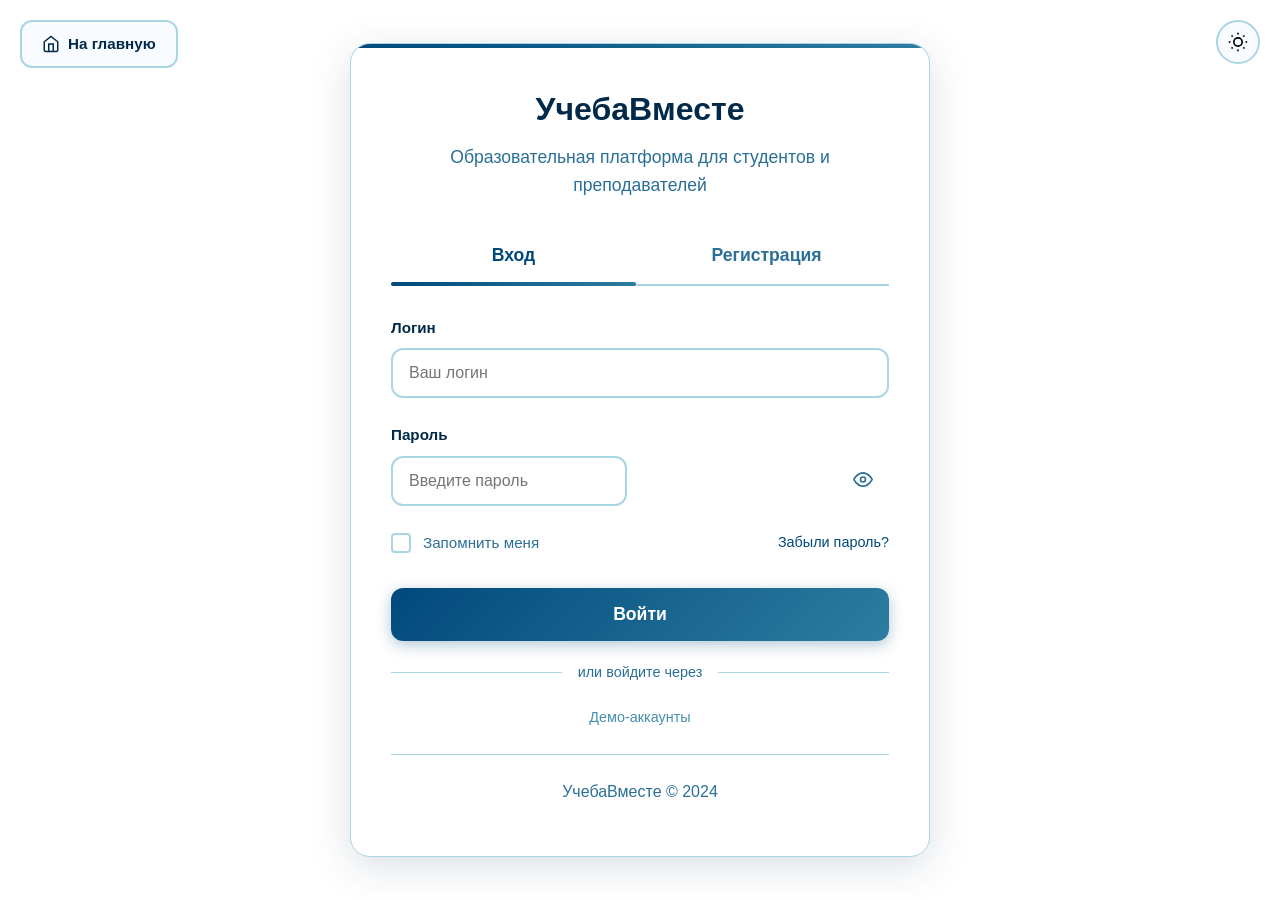
<file: centered_login_local.html>
<!DOCTYPE html>
<html lang="ru">
<head>
    <meta charset="UTF-8">
    <meta name="viewport" content="width=device-width, initial-scale=1.0">
    <title>Вход и регистрация - УчебаВместе</title>
    <style>
        /* CSS переменные для светлой темы */
        /* Демо-аккаунты */
.demo-accounts-toggle {
    text-align: center;
    margin-top: 15px;
}

.demo-accounts-toggle a {
    color: var(--text-tertiary);
    text-decoration: none;
    font-size: 0.9rem;
    cursor: pointer;
    transition: var(--transition);
}

.demo-accounts-toggle a:hover {
    color: var(--primary);
    text-decoration: underline;
}

.demo-accounts-container {
    display: none;
    margin-top: 20px;
    padding: 20px;
    background: var(--bg-secondary);
    border-radius: var(--radius);
    border: 1px solid var(--border-color);
    animation: fadeIn 0.3s ease;
}

.demo-accounts-container.show {
    display: block;
}

.demo-accounts-header {
    margin-bottom: 15px;
    color: var(--text-primary);
    text-align: center;
    font-size: 1.1rem;
}

.demo-account {
    padding: 12px 16px;
    margin-bottom: 10px;
    background: var(--card-bg);
    border-radius: var(--radius);
    border: 1px solid var(--border-color);
    cursor: pointer;
    transition: var(--transition);
    font-size: 0.9rem;
}

.demo-account:hover {
    border-color: var(--primary);
    transform: translateY(-2px);
    box-shadow: var(--shadow);
}

.demo-account strong {
    color: var(--text-primary);
    display: block;
    margin-bottom: 4px;
}

.demo-account-details {
    color: var(--text-secondary);
    font-size: 0.85rem;
}

.demo-account-role {
    display: inline-block;
    padding: 2px 8px;
    background: var(--primary-light);
    color: var(--primary-dark);
    border-radius: 12px;
    font-size: 0.75rem;
    font-weight: 600;
    margin-top: 5px;
}
        :root {
            --primary: #01497c;
            --primary-light: #89c2d9;
            --primary-dark: #012a4a;
            --secondary: #2c7da0;
            --accent: #a9d6e5;
            --bg-primary: #ffffff;
            --bg-secondary: #f8fbff;
            --card-bg: #ffffff;
            --text-primary: #012a4a;
            --text-secondary: #2a6f97;
            --text-tertiary: #468faf;
            --border-color: #a9d6e5;
            --shadow: 0 4px 20px rgba(1, 42, 74, 0.1);
            --shadow-lg: 0 10px 40px rgba(1, 42, 74, 0.15);
            --radius: 12px;
            --transition: all 0.3s ease;
            --error: #e53e3e;
            --success: #38a169;
        }

     
        /* Базовые стили */
        * {
            margin: 0;
            padding: 0;
            box-sizing: border-box;
        }

        body {
            font-family: 'Segoe UI', Tahoma, Geneva, Verdana, sans-serif;
            background-color: var(--bg-primary);
            color: var(--text-primary);
            line-height: 1.6;
            transition: var(--transition);
            min-height: 100vh;
            display: flex;
            align-items: center;
            justify-content: center;
            padding: 20px;
        }

        /* Кнопки */
        .btn {
            padding: 12px 24px;
            border-radius: var(--radius);
            font-weight: 600;
            font-size: 1rem;
            cursor: pointer;
            transition: var(--transition);
            border: none;
            text-decoration: none;
            display: inline-flex;
            align-items: center;
            justify-content: center;
            gap: 8px;
        }

        .btn-primary {
            background: linear-gradient(135deg, var(--primary) 0%, var(--secondary) 100%);
            color: white;
            box-shadow: 0 4px 15px rgba(1, 73, 124, 0.3);
        }

        .btn-primary:hover {
            background: linear-gradient(135deg, var(--primary-dark) 0%, var(--primary) 100%);
            transform: translateY(-2px);
            box-shadow: 0 6px 20px rgba(1, 73, 124, 0.4);
        }

        .btn-outline {
            background: transparent;
            color: var(--primary);
            border: 2px solid var(--primary-light);
        }

        .btn-outline:hover {
            background: var(--bg-secondary);
            color: var(--text-primary);
            transform: translateY(-2px);
            box-shadow: 0 4px 15px rgba(137, 194, 217, 0.3);
        }

        .btn-large {
            padding: 16px 24px;
            font-size: 1.1rem;
        }

        .btn-full {
            width: 100%;
        }

        .btn-social {
            background: var(--bg-secondary);
            border: 2px solid var(--border-color);
            color: var(--text-primary);
            justify-content: center;
        }

        .btn-social:hover {
            background: var(--bg-primary);
            transform: translateY(-2px);
        }

        /* Кнопка "На главную" */
        .home-btn {
            position: absolute;
            top: 20px;
            left: 20px;
            background: var(--bg-secondary);
            border: 2px solid var(--border-color);
            border-radius: var(--radius);
            padding: 10px 20px;
            color: var(--text-primary);
            text-decoration: none;
            font-weight: 600;
            font-size: 0.95rem;
            display: flex;
            align-items: center;
            gap: 8px;
            transition: var(--transition);
            z-index: 100;
        }

        .home-btn:hover {
            background: var(--primary-light);
            color: var(--bg-primary);
            transform: translateY(-2px);
            box-shadow: 0 4px 15px rgba(137, 194, 217, 0.3);
        }

        .home-btn svg {
            width: 18px;
            height: 18px;
        }

        /* Переключатель темы */
        .theme-toggle {
            background: var(--bg-secondary);
            border: 2px solid var(--border-color);
            border-radius: 50%;
            width: 44px;
            height: 44px;
            display: flex;
            align-items: center;
            justify-content: center;
            cursor: pointer;
            transition: var(--transition);
            position: absolute;
            top: 20px;
            right: 20px;
        }

        .theme-toggle:hover {
            background: var(--primary-light);
            transform: rotate(15deg);
        }

        .sun-icon, .moon-icon {
            transition: var(--transition);
        }

        .dark .sun-icon {
            display: none;
        }

        .moon-icon {
            display: none;
        }

        .dark .moon-icon {
            display: block;
        }

        /* Контейнер авторизации */
        .auth-container {
            width: 100%;
            max-width: 580px;
            position: relative;
        }

        .auth-card {
            background: var(--card-bg);
            border-radius: 20px;
            padding: 40px;
            box-shadow: var(--shadow-lg);
            border: 1px solid var(--border-color);
            position: relative;
            overflow: hidden;
        }

        .auth-card::before {
            content: '';
            position: absolute;
            top: 0;
            left: 0;
            width: 100%;
            height: 4px;
            background: linear-gradient(90deg, var(--primary) 0%, var(--secondary) 100%);
        }

        .auth-header {
            text-align: center;
            margin-bottom: 32px;
        }

        .auth-header h1 {
            font-size: 2rem;
            margin-bottom: 8px;
            color: var(--text-primary);
        }

        .auth-header p {
            color: var(--text-secondary);
            font-size: 1.1rem;
        }

        /* Табы */
        .auth-tabs {
            display: flex;
            gap: 8px;
            margin-bottom: 30px;
            border-bottom: 2px solid var(--border-color);
            padding-bottom: 4px;
        }

        .auth-tab {
            flex: 1;
            padding: 14px 20px;
            background: transparent;
            border: none;
            color: var(--text-secondary);
            font-weight: 600;
            font-size: 1.1rem;
            cursor: pointer;
            transition: var(--transition);
            border-radius: var(--radius) var(--radius) 0 0;
            position: relative;
            text-align: center;
        }

        .auth-tab:hover {
            background: var(--bg-secondary);
            color: var(--text-primary);
        }

        .auth-tab.active {
            color: var(--primary);
            background: var(--bg-primary);
        }

        .auth-tab.active::after {
            content: '';
            position: absolute;
            bottom: -6px;
            left: 0;
            width: 100%;
            height: 4px;
            background: linear-gradient(90deg, var(--primary) 0%, var(--secondary) 100%);
            border-radius: 2px;
        }

        /* Формы */
        .auth-form {
            display: none;
            flex-direction: column;
            gap: 25px;
            animation: fadeIn 0.3s ease;
        }

        .auth-form.active {
            display: flex;
        }

        .form-row {
            display: grid;
            grid-template-columns: 1fr 1fr;
            gap: 16px;
        }

        .form-group {
            display: flex;
            flex-direction: column;
            gap: 8px;
        }

        .form-group label {
            font-weight: 600;
            color: var(--text-primary);
            font-size: 0.95rem;
        }

        .form-group input, 
        .form-group select, 
        .form-group textarea {
            padding: 14px 16px;
            border-radius: var(--radius);
            border: 2px solid var(--border-color);
            background: var(--bg-primary);
            color: var(--text-primary);
            font-size: 1rem;
            transition: var(--transition);
            font-family: inherit;
        }

        .form-group textarea {
            min-height: 100px;
            resize: vertical;
        }

        .form-group input:focus, 
        .form-group select:focus, 
        .form-group textarea:focus {
            outline: none;
            border-color: var(--secondary);
            box-shadow: 0 0 0 4px rgba(44, 125, 160, 0.1);
            background: var(--bg-primary);
        }

        .password-input {
            position: relative;
        }

        .toggle-password {
            position: absolute;
            right: 12px;
            top: 50%;
            transform: translateY(-50%);
            background: none;
            border: none;
            cursor: pointer;
            color: var(--text-secondary);
            padding: 4px;
            border-radius: 4px;
            transition: var(--transition);
        }

        .toggle-password:hover {
            background: var(--bg-secondary);
            color: var(--text-primary);
        }

        .password-strength {
            margin-top: 18px;
        }

        .strength-bar {
            height: 6px;
            background: var(--bg-secondary);
            border-radius: 3px;
            overflow: hidden;
            margin-bottom: 4px;
        }

        .strength-fill {
            height: 100%;
            width: 0%;
            border-radius: 3px;
            transition: var(--transition);
        }

        .strength-text {
            font-size: 0.85rem;
            color: var(--text-secondary);
        }

        .error-message {
            color: var(--error);
            font-size: 0.85rem;
            min-height: 20px;
            display: none;
        }

        .error-message.show {
            display: block;
        }

        .success-message {
            color: var(--success);
            font-size: 0.85rem;
            min-height: 20px;
            display: none;
        }

        .success-message.show {
            display: block;
        }

        /* Чекбокс */
        .checkbox {
            display: flex;
            align-items: flex-start;
            gap: 12px;
            cursor: pointer;
            font-size: 0.95rem;
            color: var(--text-secondary);
        }

        .checkbox input {
            display: none;
        }

        .checkmark {
            width: 20px;
            height: 20px;
            border: 2px solid var(--border-color);
            border-radius: 4px;
            display: flex;
            align-items: center;
            justify-content: center;
            flex-shrink: 0;
            transition: var(--transition);
            margin-top: 2px;
        }

        .checkbox input:checked + .checkmark {
            background: var(--primary);
            border-color: var(--primary);
        }

        .checkbox input:checked + .checkmark::after {
            content: '';
            width: 6px;
            height: 10px;
            border: solid white;
            border-width: 0 2px 2px 0;
            transform: rotate(45deg);
            margin-top: -2px;
        }

        .checkbox a {
            color: var(--primary);
            text-decoration: none;
        }

        .checkbox a:hover {
            text-decoration: underline;
        }

        .form-options {
            display: flex;
            justify-content: space-between;
            align-items: center;
            margin-bottom: 8px;
        }

        .forgot-password {
            color: var(--primary);
            text-decoration: none;
            font-size: 0.9rem;
        }

        .forgot-password:hover {
            text-decoration: underline;
        }

        /* Кнопка загрузки */
        .btn-loading {
            display: none;
        }

        .btn.loading .btn-text {
            display: none;
        }

        .btn.loading .btn-loading {
            display: block;
        }

        .spinner {
            width: 20px;
            height: 20px;
            border: 2px solid transparent;
            border-top: 2px solid white;
            border-radius: 50%;
            animation: spin 1s linear infinite;
        }

        @keyframes spin {
            0% { transform: rotate(0deg); }
            100% { transform: rotate(360deg); }
        }

        /* Разделитель */
        .auth-divider {
            display: flex;
            align-items: center;
            margin: 20px 0;
            color: var(--text-secondary);
            font-size: 0.9rem;
        }

        .auth-divider::before,
        .auth-divider::after {
            content: '';
            flex: 1;
            height: 1px;
            background: var(--border-color);
        }

        .auth-divider span {
            padding: 0 16px;
        }

        /* Социальные кнопки */
        .social-auth {
            display: grid;
            grid-template-columns: 1fr 1fr;
            gap: 12px;
        }

        /* Футер авторизации */
        .auth-footer {
            text-align: center;
            margin-top: 24px;
            padding-top: 24px;
            border-top: 1px solid var(--border-color);
            color: var(--text-secondary);
        }

        .auth-footer p {
            margin-bottom: 12px;
        }

        /* Дополнительные поля для репетитора и переводчика */
        .role-fields {
            display: none;
            animation: fadeIn 0.3s ease;
        }

        .role-fields.show {
            display: block;
        }

        .subjects-grid, .languages-grid {
            display: grid;
            grid-template-columns: repeat(auto-fill, minmax(140px, 1fr));
            gap: 10px;
            margin-top: 8px;
        }

        .subject-checkbox, .language-checkbox {
            display: flex;
            align-items: center;
            gap: 8px;
            padding: 10px;
            border: 2px solid var(--border-color);
            border-radius: var(--radius);
            cursor: pointer;
            transition: var(--transition);
            font-size: 0.9rem;
        }

        .subject-checkbox:hover, .language-checkbox:hover {
            border-color: var(--primary-light);
        }

        .subject-checkbox input:checked + .checkmark,
        .language-checkbox input:checked + .checkmark {
            background: var(--primary);
            border-color: var(--primary);
        }

        .subject-checkbox input:checked ~ span,
        .language-checkbox input:checked ~ span {
            color: var(--primary);
            font-weight: 500;
        }

        .subject-checkbox input:checked ~ .subject-checkbox,
        .language-checkbox input:checked ~ .language-checkbox {
            border-color: var(--primary);
            background: var(--bg-secondary);
        }

        /* Анимации */
        @keyframes fadeIn {
            from { opacity: 0; transform: translateY(-10px); }
            to { opacity: 1; transform: translateY(0); }
        }

        /* Адаптивность */
        @media (max-width: 768px) {
    .demo-account {
        padding: 10px 14px;
        font-size: 0.85rem;
    }
    
    .demo-account-details {
        font-size: 0.8rem;
    }
}

@media (max-width: 480px) {
    .demo-accounts-container {
        padding: 16px;
        margin-top: 16px;
    }
    
    .demo-accounts-header {
        font-size: 1rem;
    }
}
        @media (max-width: 768px) {
            .auth-card {
                padding: 30px 24px;
            }
            
            .form-row {
                grid-template-columns: 1fr;
            }
            
            .social-auth {
                grid-template-columns: 1fr;
            }
            
            .subjects-grid, .languages-grid {
                grid-template-columns: repeat(auto-fill, minmax(120px, 1fr));
            }
            
            .auth-tabs {
                flex-direction: column;
            }
            
            .auth-tab {
                width: 100%;
            }
            
            .home-btn {
                top: 10px;
                left: 10px;
                padding: 8px 16px;
                font-size: 0.85rem;
            }
            
            .theme-toggle {
                top: 10px;
                right: 10px;
                width: 40px;
                height: 40px;
            }
        }

        @media (max-width: 480px) {
            body {
                padding: 16px;
            }
            
            .auth-card {
                padding: 24px 20px;
                margin-top: 40px;
            }
            
            .auth-header h1 {
                font-size: 1.75rem;
            }
            
            .auth-tab {
                padding: 12px 16px;
                font-size: 1rem;
            }
            
            .home-btn span {
                display: none;
            }
            
            .home-btn {
                padding: 10px;
                width: 44px;
                height: 44px;
                justify-content: center;
            }
            
            .home-btn svg {
                width: 20px;
                height: 20px;
            }
        }
    </style>
</head>
<body>
    <!-- Кнопка "Вернуться на главную" -->
    <a href="index.html" class="home-btn" title="Вернуться на главную">
        <svg viewBox="0 0 24 24" fill="none" stroke="currentColor" stroke-width="2">
            <path d="M3 9l9-7 9 7v11a2 2 0 0 1-2 2H5a2 2 0 0 1-2-2z"></path>
            <polyline points="9 22 9 12 15 12 15 22"></polyline>
        </svg>
        <span>На главную</span>
    </a>

    <!-- Theme Toggle -->
    <button class="theme-toggle" id="themeToggle" aria-label="Переключить тему">
        <svg class="sun-icon" width="20" height="20" viewBox="0 0 24 24" fill="none" stroke="currentColor" stroke-width="2">
            <circle cx="12" cy="12" r="5"></circle>
            <line x1="12" y1="1" x2="12" y2="3"></line>
            <line x1="12" y1="21" x2="12" y2="23"></line>
            <line x1="4.22" y1="4.22" x2="5.64" y2="5.64"></line>
            <line x1="18.36" y1="18.36" x2="19.78" y2="19.78"></line>
            <line x1="1" y1="12" x2="3" y2="12"></line>
            <line x1="21" y1="12" x2="23" y2="12"></line>
            <line x1="4.22" y1="19.78" x2="5.64" y2="18.36"></line>
            <line x1="18.36" y1="5.64" x2="19.78" y2="4.22"></line>                   
        </svg>
        <svg class="moon-icon" width="20" height="20" viewBox="0 0 24 24" fill="none" stroke="currentColor" stroke-width="2">
            <path d="M21 12.79A9 9 0 1 1 11.21 3 7 7 0 0 0 21 12.79z"></path>
        </svg>
    </button>

    <!-- Centered Auth Container -->
    <div class="auth-container">
        <div class="auth-card">
            <!-- Header -->
            <div class="auth-header">
                <h1>УчебаВместе</h1>
                <p>Образовательная платформа для студентов и преподавателей</p>
            </div>

            <!-- Tabs -->
            <div class="auth-tabs">
                <button class="auth-tab active" id="login-tab" onclick="showForm('login')">Вход</button>
                <button class="auth-tab" id="register-tab" onclick="showForm('register')">Регистрация</button>
            </div>

            <!-- Login Form -->
            <form class="auth-form active" id="login-form">
               <div class="form-group">
    <label for="login-username">Логин</label>
    <input type="text" id="login-username" name="username" placeholder="Ваш логин" required maxlength="50">
    <div class="error-message" id="login-username-error"></div>
</div>  

                <div class="form-group">
                    <label for="login-password">Пароль</label>
                    <div class="password-input">
                        <input type="password" id="login-password" name="password" placeholder="Введите пароль" required>
                        <button type="button" class="toggle-password" id="toggle-login-password">
                            <svg width="20" height="20" viewBox="0 0 24 24" fill="none" stroke="currentColor" stroke-width="2">
                                <path d="M1 12s4-8 11-8 11 8 11 8-4 8-11 8-11-8-11-8z"></path>
                                <circle cx="12" cy="12" r="3"></circle>
                            </svg>
                        </button>
                    </div>
                    <div class="error-message" id="login-password-error"></div>
                </div>

                <div class="form-options">
                    <label class="checkbox">
                        <input type="checkbox" id="remember-me" name="remember_me">
                        <span class="checkmark"></span>
                        Запомнить меня
                    </label>
                    <a href="#" class="forgot-password">Забыли пароль?</a>
                </div>

                <div class="error-message" id="login-errors"></div>
                <div class="success-message" id="login-success"></div>

                <button type="submit" class="btn btn-primary btn-large btn-full" id="login-btn">
                    <span class="btn-text">Войти</span>
                    <div class="btn-loading">
                        <div class="spinner"></div>
                    </div>
                </button>              
            </form>

            <!-- Register Form -->
            <form class="auth-form" id="register-form">
                <div class="form-row">
                    <div class="form-group">
                        <label for="register-first-name">Имя *</label>
                        <input type="text" id="register-first-name" name="first_name" placeholder="Ваше имя" required maxlength="50">
                        <div class="error-message" id="register-first-name-error"></div>
                    </div>
                    <div class="form-group">
                        <label for="register-last-name">Фамилия *</label>
                        <input type="text" id="register-last-name" name="last_name" placeholder="Ваша фамилия" required maxlength="50">
                        <div class="error-message" id="register-last-name-error"></div>
                    </div>
                </div>

               <div class="form-group">
    <label for="register-username">Логин *</label>
    <input type="text" id="register-username" name="username" placeholder="Придумайте логин" required maxlength="50">
    <div class="error-message" id="register-username-error"></div>
</div>

                <div class="form-group">
                    <label for="register-password">Пароль *</label>
                    <div class="password-input">
                        <input type="password" id="register-password" name="password" placeholder="Придумайте пароль" required minlength="6">
                        <button type="button" class="toggle-password" id="toggle-register-password">
                            <svg width="20" height="20" viewBox="0 0 24 24" fill="none" stroke="currentColor" stroke-width="2">
                                <path d="M1 12s4-8 11-8 11 8 11 8-4 8-11 8-11-8-11-8z"></path>
                                <circle cx="12" cy="12" r="3"></circle>
                            </svg>
                        </button>
                    </div>
                    <div class="password-strength">
                        <div class="strength-bar">
                            <div class="strength-fill" id="strength-fill"></div>
                        </div>
                        <span class="strength-text" id="strength-text">Слабый пароль</span>
                    </div>
                    <div class="error-message" id="register-password-error"></div>
                </div>

                <div class="form-group">
                    <label for="register-confirm-password">Подтвердите пароль *</label>
                    <div class="password-input">
                        <input type="password" id="register-confirm-password" name="confirm_password" placeholder="Повторите пароль" required>
                        <button type="button" class="toggle-password" id="toggle-register-confirm-password">
                            <svg width="20" height="20" viewBox="0 0 24 24" fill="none" stroke="currentColor" stroke-width="2">
                                <path d="M1 12s4-8 11-8 11 8 11 8-4 8-11 8-11-8-11-8z"></path>
                                <circle cx="12" cy="12" r="3"></circle>
                            </svg>
                        </button>
                    </div>
                    <div class="error-message" id="register-confirm-password-error"></div>
                </div>

                <div class="form-group">
                    <label for="register-user-type">Я хочу *</label>
                    <select id="register-user-type" name="user_type" required>
                        <option value="">Выберите тип аккаунта</option>
                        <option value="student">Учиться с репетиторами</option>
                        <option value="tutor">Стать репетитором</option>
                        <option value="translator">Стать переводчиком</option>
                    </select>
                    <div class="error-message" id="register-user-type-error"></div>
                </div>

                <!-- Дополнительные поля для репетитора -->
                <div class="role-fields" id="tutor-fields">
                    <div class="form-group">
                        <label for="tutor-education">Образование</label>
                        <textarea id="tutor-education" name="tutor_education" placeholder="Опишите ваше образование, учебные заведения, специальность..."></textarea>
                    </div>

                    <div class="form-group">
                        <label for="tutor-experience">Опыт работы</label>
                        <textarea id="tutor-experience" name="tutor_experience" placeholder="Опишите ваш опыт преподавания, стаж, достижения..."></textarea>
                    </div>

                    <div class="form-group">
                        <label>Предметы преподавания *</label>
                        <div class="subjects-grid">
                            <label class="subject-checkbox">
                                <input type="checkbox" name="tutor_subjects" value="Математика">
                                <span class="checkmark"></span>
                                <span>Математика</span>
                            </label>
                            <label class="subject-checkbox">
                                <input type="checkbox" name="tutor_subjects" value="Физика">
                                <span class="checkmark"></span>
                                <span>Физика</span>
                            </label>
                            <label class="subject-checkbox">
                                <input type="checkbox" name="tutor_subjects" value="Химия">
                                <span class="checkmark"></span>
                                <span>Химия</span>
                            </label>
                            <label class="subject-checkbox">
                                <input type="checkbox" name="tutor_subjects" value="Биология">
                                <span class="checkmark"></span>
                                <span>Биология</span>
                            </label>
                            <label class="subject-checkbox">
                                <input type="checkbox" name="tutor_subjects" value="Русский язык">
                                <span class="checkmark"></span>
                                <span>Русский язык</span>
                            </label>
                            <label class="subject-checkbox">
                                <input type="checkbox" name="tutor_subjects" value="Литература">
                                <span class="checkmark"></span>
                                <span>Литература</span>
                            </label>
                            <label class="subject-checkbox">
                                <input type="checkbox" name="tutor_subjects" value="Английский язык">
                                <span class="checkmark"></span>
                                <span>Английский язык</span>
                            </label>
                            <label class="subject-checkbox">
                                <input type="checkbox" name="tutor_subjects" value="История">
                                <span class="checkmark"></span>
                                <span>История</span>
                            </label>
                            <label class="subject-checkbox">
                                <input type="checkbox" name="tutor_subjects" value="Обществознание">
                                <span class="checkmark"></span>
                                <span>Обществознание</span>
                            </label>
                            <label class="subject-checkbox">
                                <input type="checkbox" name="tutor_subjects" value="Программирование">
                                <span class="checkmark"></span>
                                <span>Программирование</span>
                            </label>
                        </div>
                        <div class="error-message" id="tutor-subjects-error"></div>
                    </div>

                    <div class="form-group">
                        <label for="tutor-hourly-rate">Желаемая ставка (руб/час)</label>
                        <input type="number" id="tutor-hourly-rate" name="tutor_hourly_rate" placeholder="1000" min="500" max="5000">
                    </div>
                </div>

                <!-- Дополнительные поля для переводчика -->
                <div class="role-fields" id="translator-fields">
                    <div class="form-group">
                        <label for="translator-education">Образование</label>
                        <textarea id="translator-education" name="translator_education" placeholder="Опишите ваше образование, языковые курсы, сертификаты..."></textarea>
                    </div>

                    <div class="form-group">
                        <label for="translator-experience">Опыт работы</label>
                        <textarea id="translator-experience" name="translator_experience" placeholder="Опишите ваш опыт перевода, стаж, специализацию..."></textarea>
                    </div>

                    <div class="form-group">
                        <label>Языки перевода *</label>
                        <div class="languages-grid">
                            <label class="language-checkbox">
                                <input type="checkbox" name="translator_languages" value="Английский">
                                <span class="checkmark"></span>
                                <span>Английский</span>
                            </label>
                            <label class="language-checkbox">
                                <input type="checkbox" name="translator_languages" value="Немецкий">
                                <span class="checkmark"></span>
                                <span>Немецкий</span>
                            </label>
                            <label class="language-checkbox">
                                <input type="checkbox" name="translator_languages" value="Французский">
                                <span class="checkmark"></span>
                                <span>Французский</span>
                            </label>
                            <label class="language-checkbox">
                                <input type="checkbox" name="translator_languages" value="Испанский">
                                <span class="checkmark"></span>
                                <span>Испанский</span>
                            </label>
                            <label class="language-checkbox">
                                <input type="checkbox" name="translator_languages" value="Китайский">
                                <span class="checkmark"></span>
                                <span>Китайский</span>
                            </label>
                            <label class="language-checkbox">
                                <input type="checkbox" name="translator_languages" value="Японский">
                                <span class="checkmark"></span>
                                <span>Японский</span>
                            </label>
                            <label class="language-checkbox">
                                <input type="checkbox" name="translator_languages" value="Итальянский">
                                <span class="checkmark"></span>
                                <span>Итальянский</span>
                            </label>
                            <label class="language-checkbox">
                                <input type="checkbox" name="translator_languages" value="Арабский">
                                <span class="checkmark"></span>
                                <span>Арабский</span>
                            </label>
                        </div>
                        <div class="error-message" id="translator-languages-error"></div>
                    </div>

                    <div class="form-group">
                        <label for="translator-specialization">Специализация</label>
                        <select id="translator-specialization" name="translator_specialization">
                            <option value="">Выберите специализацию</option>
                            <option value="технический">Технический перевод</option>
                            <option value="медицинский">Медицинский перевод</option>
                            <option value="юридический">Юридический перевод</option>
                            <option value="художественный">Художественный перевод</option>
                            <option value="бизнес">Бизнес-перевод</option>
                        </select>
                    </div>

                    <div class="form-group">
                        <label for="translator-rate">Ставка за 1000 знаков (руб)</label>
                        <input type="number" id="translator-rate" name="translator_rate" placeholder="150" min="50" max="1000">
                    </div>
                </div>

                <div class="form-group">
                    <label class="checkbox">
                        <input type="checkbox" id="register-agree-terms" name="agree_terms" required>
                        <span class="checkmark"></span>
                        Я согласен с <a href="terms.html">условиями использования</a> и <a href="privacy.html">политикой конфиденциальности</a>
                    </label>
                    <div class="error-message" id="register-terms-error"></div>
                </div>

                <div class="error-message" id="register-errors"></div>
                <div class="success-message" id="register-success"></div>

                <button type="submit" class="btn btn-primary btn-large btn-full" id="register-btn">
                    <span class="btn-text">Создать аккаунт</span>
                    <div class="btn-loading">
                        <div class="spinner"></div>
                    </div>
                </button>
            </form>
<div class="auth-divider">
    <span>или войдите через</span>
</div>
<!-- Демо-аккаунты -->
<div class="demo-accounts-toggle">
    <a href="#" id="showDemoAccounts">Демо-аккаунты</a>
</div>

<div class="demo-accounts-container" id="demoAccountsContainer">
    <div class="demo-accounts-header">Демо-аккаунты для тестирования</div>
    
    <div class="demo-account" onclick="useDemoAccount('admin', 'admin123')">
        <strong>Администратор</strong>
        <div class="demo-account-details">Логин: admin | Пароль: admin123</div>
        <div class="demo-account-role">Администратор</div>
    </div>
    
    <div class="demo-account" onclick="useDemoAccount('anna', 'anna123')">
        <strong>Репетитор (Анна Петрова)</strong>
        <div class="demo-account-details">Логин: anna | Пароль: anna123</div>
        <div class="demo-account-role">Репетитор</div>
    </div>
    
    <div class="demo-account" onclick="useDemoAccount('student', 'student123')">
        <strong>Ученик (Иван Иванов)</strong>
        <div class="demo-account-details">Логин: student | Пароль: student123</div>
        <div class="demo-account-role">Ученик</div>
    </div>
    
    <div style="text-align: center; margin-top: 10px; font-size: 0.85rem; color: var(--text-secondary);">
        Нажмите на аккаунт для автоматического входа
    </div>
</div>
<div class="social-auth">
    <!-- кнопки соцсетей -->
</div>
            <!-- Footer -->
            <div class="auth-footer">
                <p>УчебаВместе © 2024</p>
            </div>
        </div>
    </div>

    <script>
        // ===== ОСНОВНЫЕ ФУНКЦИИ =====
        
        // Theme Toggle
        const themeToggle = document.getElementById('themeToggle');
        const html = document.documentElement;
        
        const currentTheme = localStorage.getItem('theme') || 'light';
        html.classList.toggle('dark', currentTheme === 'dark');
        
        themeToggle.addEventListener('click', () => {
            const isDark = html.classList.toggle('dark');
            localStorage.setItem('theme', isDark ? 'dark' : 'light');
        });
        
        // ===== ПЕРЕКЛЮЧЕНИЕ МЕЖДУ ФОРМАМИ =====
        function showForm(formType) {
            const loginForm = document.getElementById('login-form');
            const registerForm = document.getElementById('register-form');
            const loginTab = document.getElementById('login-tab');
            const registerTab = document.getElementById('register-tab');
            
            if (formType === 'login') {
                loginForm.classList.add('active');
                registerForm.classList.remove('active');
                loginTab.classList.add('active');
                registerTab.classList.remove('active');
                
                // Очищаем сообщения при переключении
                clearErrors('login');
                clearSuccess('login');
                clearSuccess('register');
            } else {
                loginForm.classList.remove('active');
                registerForm.classList.add('active');
                loginTab.classList.remove('active');
                registerTab.classList.add('active');
                
                // Очищаем сообщения при переключении
                clearErrors('register');
                clearSuccess('login');
                clearSuccess('register');
            }
        }
        
        // Показать/скрыть дополнительные поля в зависимости от выбранной роли
        const userTypeSelect = document.getElementById('register-user-type');
        const tutorFields = document.getElementById('tutor-fields');
        const translatorFields = document.getElementById('translator-fields');
        
        userTypeSelect.addEventListener('change', function() {
            tutorFields.classList.remove('show');
            translatorFields.classList.remove('show');
            
            if (this.value === 'tutor') {
                tutorFields.classList.add('show');
            } else if (this.value === 'translator') {
                translatorFields.classList.add('show');
            }
        });
        
        // ===== ПЕРЕКЛЮЧЕНИЕ ВИДИМОСТИ ПАРОЛЯ =====
        function setupPasswordToggle(passwordId, toggleId) {
            const toggleBtn = document.getElementById(toggleId);
            const passwordInput = document.getElementById(passwordId);
            
            toggleBtn.addEventListener('click', function() {
                const type = passwordInput.getAttribute('type') === 'password' ? 'text' : 'password';
                passwordInput.setAttribute('type', type);
                
                const icon = this.querySelector('svg');
                if (type === 'text') {
                    icon.innerHTML = '<path d="M17.94 17.94A10.07 10.07 0 0 1 12 20c-7 0-11-8-11-8a18.45 18.45 0 0 1 5.06-5.94M9.9 4.24A9.12 9.12 0 0 1 12 4c7 0 11 8 11 8a18.5 18.5 0 0 1-2.16 3.19m-6.72-1.07a3 3 0 1 1-4.24-4.24"></path><line x1="1" y1="1" x2="23" y2="23"></line>';
                } else {
                    icon.innerHTML = '<path d="M1 12s4-8 11-8 11 8 11 8-4 8-11 8-11-8-11-8z"></path><circle cx="12" cy="12" r="3"></circle>';
                }
            });
        }
        
        // Настройка переключателей паролей
        setupPasswordToggle('login-password', 'toggle-login-password');
        setupPasswordToggle('register-password', 'toggle-register-password');
        setupPasswordToggle('register-confirm-password', 'toggle-register-confirm-password');
        
        // ===== ПРОВЕРКА СЛОЖНОСТИ ПАРОЛЯ =====
        const registerPassword = document.getElementById('register-password');
        const strengthFill = document.getElementById('strength-fill');
        const strengthText = document.getElementById('strength-text');
        
        registerPassword.addEventListener('input', function() {
            const value = this.value;
            let strength = 0;
            let color = '#e53e3e';
            let text = 'Слабый пароль';
            
            if (value.length >= 6) strength += 25;
            if (value.match(/[a-z]/) && value.match(/[A-Z]/)) strength += 25;
            if (value.match(/\d/)) strength += 25;
            if (value.match(/[^a-zA-Z\d]/)) strength += 25;
            
            strengthFill.style.width = `${strength}%`;
            
            if (strength >= 75) {
                color = '#38a169';
                text = 'Сильный пароль';
            } else if (strength >= 50) {
                color = '#d69e2e';
                text = 'Средний пароль';
            }
            
            strengthFill.style.background = color;
            strengthText.textContent = text;
            strengthText.style.color = color;
        });
        
        // ===== ВАЛИДАЦИЯ EMAIL =====
        function validateEmail(email) {
            const re = /^[^\s@]+@[^\s@]+\.[^\s@]+$/;
            return re.test(email);
        }
        
        // ===== ОТОБРАЖЕНИЕ ОШИБОК =====
        function showErrors(formType, errors) {
            const errorContainer = document.getElementById(`${formType}-errors`);
            errorContainer.innerHTML = '';
            errorContainer.classList.remove('show');
            
            if (errors.length > 0) {
                errors.forEach(error => {
                    const errorElement = document.createElement('div');
                    errorElement.className = 'error-message';
                    errorElement.textContent = error;
                    errorContainer.appendChild(errorElement);
                });
                errorContainer.classList.add('show');
                return false;
            }
            return true;
        }
        
        // ===== ОТОБРАЖЕНИЕ УСПЕШНЫХ СООБЩЕНИЙ =====
        function showSuccess(formType, message) {
            const successContainer = document.getElementById(`${formType}-success`);
            successContainer.innerHTML = '';
            successContainer.classList.remove('show');
            
            const successElement = document.createElement('div');
            successElement.className = 'success-message';
            successElement.textContent = message;
            successContainer.appendChild(successElement);
            successContainer.classList.add('show');
        }
        
        // ===== ОЧИСТКА ОШИБОК =====
        function clearErrors(formType) {
            const errorContainer = document.getElementById(`${formType}-errors`);
            if (errorContainer) {
                errorContainer.innerHTML = '';
                errorContainer.classList.remove('show');
            }
        }
        
        // ===== ОЧИСТКА УСПЕШНЫХ СООБЩЕНИЙ =====
        function clearSuccess(formType) {
            const successContainer = document.getElementById(`${formType}-success`);
            if (successContainer) {
                successContainer.innerHTML = '';
                successContainer.classList.remove('show');
            }
        }
        
        // ===== ВАЛИДАЦИЯ ФОРМЫ ЛОГИНА =====
function validateLoginForm() {
    const username = document.getElementById('login-username').value.trim();
    const password = document.getElementById('login-password').value;
    const errors = [];
    
    // Валидация логина
    const usernameError = document.getElementById('login-username-error');
    if (!username) {
        usernameError.textContent = 'Введите логин';
        usernameError.classList.add('show');
        errors.push('Введите логин');
    } else if (username.length < 3) {
        usernameError.textContent = 'Логин должен быть не менее 3 символов';
        usernameError.classList.add('show');
        errors.push('Логин должен быть не менее 3 символов');
    } else {
        usernameError.textContent = '';
        usernameError.classList.remove('show');
    }
    
    // Валидация пароля
    const passwordError = document.getElementById('login-password-error');
    if (!password) {
        passwordError.textContent = 'Введите пароль';
        passwordError.classList.add('show');
        errors.push('Введите пароль');
    } else if (password.length < 6) {
        passwordError.textContent = 'Пароль слишком короткий';
        passwordError.classList.add('show');
        errors.push('Пароль слишком короткий');
    } else {
        passwordError.textContent = '';
        passwordError.classList.remove('show');
    }
    
    return errors;
}
        
        // ===== ВАЛИДАЦИЯ ФОРМЫ РЕГИСТРАЦИИ =====
function validateRegisterForm() {
    const firstName = document.getElementById('register-first-name').value.trim();
    const lastName = document.getElementById('register-last-name').value.trim();
    const username = document.getElementById('register-username').value.trim();
    const password = document.getElementById('register-password').value;
    const confirmPassword = document.getElementById('register-confirm-password').value;
    const userType = document.getElementById('register-user-type').value;
    const agreeTerms = document.getElementById('register-agree-terms').checked;
    
    const errors = [];
            
            // Валидация имени
            const firstNameError = document.getElementById('register-first-name-error');
            if (!firstName) {
                firstNameError.textContent = 'Введите имя';
                firstNameError.classList.add('show');
                errors.push('Введите имя');
            } else if (firstName.length < 2) {
                firstNameError.textContent = 'Имя слишком короткое';
                firstNameError.classList.add('show');
                errors.push('Имя слишком короткое');
            } else {
                firstNameError.textContent = '';
                firstNameError.classList.remove('show');
            }
            
            // Валидация фамилии
            const lastNameError = document.getElementById('register-last-name-error');
            if (!lastName) {
                lastNameError.textContent = 'Введите фамилию';
                lastNameError.classList.add('show');
                errors.push('Введите фамилию');
            } else if (lastName.length < 2) {
                lastNameError.textContent = 'Фамилия слишком короткая';
                lastNameError.classList.add('show');
                errors.push('Фамилия слишком короткая');
            } else {
                lastNameError.textContent = '';
                lastNameError.classList.remove('show');
            }
            
 // Валидация логина
    const usernameError = document.getElementById('register-username-error');
    if (!username) {
        usernameError.textContent = 'Введите логин';
        usernameError.classList.add('show');
        errors.push('Введите логин');
    } else if (username.length < 3) {
        usernameError.textContent = 'Логин должен содержать минимум 3 символа';
        usernameError.classList.add('show');
        errors.push('Логин должен содержать минимум 3 символа');
    } else if (!/^[a-zA-Z0-9_]+$/.test(username)) {
        usernameError.textContent = 'Логин может содержать только буквы, цифры и подчеркивания';
        usernameError.classList.add('show');
        errors.push('Логин может содержать только буквы, цифры и подчеркивания');
    } else {
        usernameError.textContent = '';
        usernameError.classList.remove('show');
    }   
            // Валидация пароля
            const passwordError = document.getElementById('register-password-error');
            if (!password) {
                passwordError.textContent = 'Введите пароль';
                passwordError.classList.add('show');
                errors.push('Введите пароль');
            } else if (password.length < 6) {
                passwordError.textContent = 'Пароль должен содержать минимум 6 символов';
                passwordError.classList.add('show');
                errors.push('Пароль должен содержать минимум 6 символов');
            } else {
                passwordError.textContent = '';
                passwordError.classList.remove('show');
            }
            
            // Валидация подтверждения пароля
            const confirmPasswordError = document.getElementById('register-confirm-password-error');
            if (!confirmPassword) {
                confirmPasswordError.textContent = 'Подтвердите пароль';
                confirmPasswordError.classList.add('show');
                errors.push('Подтвердите пароль');
            } else if (password !== confirmPassword) {
                confirmPasswordError.textContent = 'Пароли не совпадают';
                confirmPasswordError.classList.add('show');
                errors.push('Пароли не совпадают');
            } else {
                confirmPasswordError.textContent = '';
                confirmPasswordError.classList.remove('show');
            }
            
            // Валидация типа пользователя
            const userTypeError = document.getElementById('register-user-type-error');
            if (!userType) {
                userTypeError.textContent = 'Выберите тип аккаунта';
                userTypeError.classList.add('show');
                errors.push('Выберите тип аккаунта');
            } else {
                userTypeError.textContent = '';
                userTypeError.classList.remove('show');
            }
            
            // Проверка предметов для репетитора
            if (userType === 'tutor') {
                const subjectCheckboxes = document.querySelectorAll('input[name="tutor_subjects"]:checked');
                const tutorSubjectsError = document.getElementById('tutor-subjects-error');
                if (subjectCheckboxes.length === 0) {
                    tutorSubjectsError.textContent = 'Выберите хотя бы один предмет';
                    tutorSubjectsError.classList.add('show');
                    errors.push('Выберите хотя бы один предмет');
                } else {
                    tutorSubjectsError.textContent = '';
                    tutorSubjectsError.classList.remove('show');
                }
            }
            
            // Проверка языков для переводчика
            if (userType === 'translator') {
                const languageCheckboxes = document.querySelectorAll('input[name="translator_languages"]:checked');
                const translatorLanguagesError = document.getElementById('translator-languages-error');
                if (languageCheckboxes.length === 0) {
                    translatorLanguagesError.textContent = 'Выберите хотя бы один язык';
                    translatorLanguagesError.classList.add('show');
                    errors.push('Выберите хотя бы один язык');
                } else {
                    translatorLanguagesError.textContent = '';
                    translatorLanguagesError.classList.remove('show');
                }
            }
            
            // Проверка согласия с условиями
            const termsError = document.getElementById('register-terms-error');
            if (!agreeTerms) {
                termsError.textContent = 'Необходимо согласие с условиями';
                termsError.classList.add('show');
                errors.push('Необходимо согласие с условиями');
            } else {
                termsError.textContent = '';
                termsError.classList.remove('show');
            }
            
            return errors;
        }
        
        // ===== ТЕСТОВЫЕ ПОЛЬЗОВАТЕЛИ =====
       const testUsers = [
    {
        id: 1,
        firstName: 'Админ',
        lastName: 'Админов',
        login: 'admin',
        password: 'admin123',
        user_type: 'admin',
        phone: '+7 (999) 123-45-67',
        email: 'admin@ucheba-vmeste.ru',
        registration_date: new Date().toISOString()
    },
    {
        id: 2,
        firstName: 'Анна',
        lastName: 'Петрова',
        login: 'anna',
        password: 'anna123',
        user_type: 'tutor',
        phone: '+7 (999) 123-45-67',
        email: 'anna@ucheba-vmeste.ru',
        subjects: ['Математика', 'Физика'],
        registration_date: new Date().toISOString()
    },
    {
        id: 3,
        firstName: 'Иван',
        lastName: 'Иванов',
        login: 'student',
        password: 'student123',
        user_type: 'student',
        phone: '+7 (999) 123-45-73',
        email: 'student@example.com',
        registration_date: new Date().toISOString()
    }
];
        
        // ===== ФУНКЦИЯ ДЛЯ ПОИСКА ПОЛЬЗОВАТЕЛЯ =====
function findUser(login, password) {
    // Ищем среди тестовых пользователей (по логину)
    let user = testUsers.find(u => u.login === login && u.password === password);
    
    // Если не нашли, проверяем по email (для совместимости)
    if (!user) {
        user = testUsers.find(u => u.email === login && u.password === password);
    }
    
    // Если не нашли, проверяем localStorage (по логину)
    if (!user) {
        const existingUsers = JSON.parse(localStorage.getItem('ucheba_users')) || [];
        user = existingUsers.find(u => u.login === login && u.password === password);
    }
    
    // Если не нашли, проверяем по email в localStorage (для совместимости)
    if (!user) {
        const existingUsers = JSON.parse(localStorage.getItem('ucheba_users')) || [];
        user = existingUsers.find(u => u.email === login && u.password === password);
    }
    
    // Если не нашли, проверяем demo_user
    if (!user) {
        const demoUser = JSON.parse(localStorage.getItem('demo_user'));
        if (demoUser && (demoUser.login === login || demoUser.email === login) && demoUser.password === password) {
            user = {
                id: demoUser.id || Date.now(),
                firstName: demoUser.first_name || demoUser.firstName || 'Пользователь',
                lastName: demoUser.last_name || demoUser.lastName || '',
                login: demoUser.login || demoUser.email,
                password: demoUser.password,
                user_type: demoUser.user_type || 'student',
                phone: demoUser.phone || '',
                email: demoUser.email || '',
                registration_date: demoUser.registration_date || new Date().toISOString()
            };
        }
    }
    
    return user;
}
        // ===== ОБРАБОТЧИК ФОРМЫ ВХОДА =====
        document.getElementById('login-form').addEventListener('submit', function(e) {
            e.preventDefault();
            
            const loginBtn = document.getElementById('login-btn');
            loginBtn.classList.add('loading');
            
            const errors = validateLoginForm();
            
            if (errors.length === 0) {
                const email = document.getElementById('login-email').value.trim();
                const password = document.getElementById('login-password').value;
                const rememberMe = document.getElementById('remember-me').checked;
                
                console.log('Попытка входа:', email);
                
                // Ищем пользователя
                const user = findUser(email, password);
                
                if (user) {
                    console.log('Пользователь найден:', user);
                    
                    // Сохраняем пользователя
                    localStorage.setItem('ucheba_current_user', JSON.stringify(user));
                    
                    // Если пользователя нет в основном списке, добавляем его
                    const existingUsers = JSON.parse(localStorage.getItem('ucheba_users')) || [];
                    if (!existingUsers.find(u => u.email === user.email)) {
                        existingUsers.push(user);
                        localStorage.setItem('ucheba_users', JSON.stringify(existingUsers));
                    }
                    
                    // Сохраняем настройку "Запомнить меня"
                    if (rememberMe) {
                        localStorage.setItem('remembered_email', email);
                    } else {
                        localStorage.removeItem('remembered_email');
                    }
                    
                    // Показываем успешное сообщение
                    showSuccess('login', 'Вход выполнен успешно! Перенаправляем в профиль...');
                    loginBtn.classList.remove('loading');
                    
                    // Обновляем все открытые вкладки
                    try {
                        localStorage.setItem('user_update_event', Date.now().toString());
                    } catch (e) {
                        console.log('Не удалось сохранить событие обновления');
                    }
                    
                    // Перенаправляем в профиль через 1 секунду
                    setTimeout(() => {
                        window.location.href = 'profile.html';
                    }, 1000);
                    
                } else {
                    console.log('Пользователь не найден');
                    loginBtn.classList.remove('loading');
                    showErrors('login', ['Неверный email или пароль']);
                    
                    // Показываем конкретные ошибки полей
                    document.getElementById('login-email-error').textContent = 'Неверный email или пароль';
                    document.getElementById('login-email-error').classList.add('show');
                    document.getElementById('login-password-error').textContent = 'Неверный email или пароль';
                    document.getElementById('login-password-error').classList.add('show');
                }
            } else {
                loginBtn.classList.remove('loading');
                showErrors('login', errors);
            }
        });
        
        // ===== ОБРАБОТЧИК ФОРМЫ РЕГИСТРАЦИИ =====
        document.getElementById('register-form').addEventListener('submit', function(e) {
            e.preventDefault();
            
            const registerBtn = document.getElementById('register-btn');
            registerBtn.classList.add('loading');
            
            const errors = validateRegisterForm();
            
            if (errors.length === 0) {
                // Сбор данных формы
                const formData = {
                    first_name: document.getElementById('register-first-name').value,
                    last_name: document.getElementById('register-last-name').value,
                    email: document.getElementById('register-email').value,
                    password: document.getElementById('register-password').value,
                    user_type: document.getElementById('register-user-type').value,
                    agree_terms: document.getElementById('register-agree-terms').checked,
                    phone: '',
                    registration_date: new Date().toISOString()
                };
                
                // Добавление дополнительных данных для репетитора
                if (formData.user_type === 'tutor') {
                    formData.tutor_education = document.getElementById('tutor-education').value;
                    formData.tutor_experience = document.getElementById('tutor-experience').value;
                    formData.tutor_subjects = Array.from(document.querySelectorAll('input[name="tutor_subjects"]:checked')).map(cb => cb.value);
                    formData.tutor_hourly_rate = document.getElementById('tutor-hourly-rate').value;
                }
                
                // Добавление дополнительных данных для переводчика
                if (formData.user_type === 'translator') {
                    formData.translator_education = document.getElementById('translator-education').value;
                    formData.translator_experience = document.getElementById('translator-experience').value;
                    formData.translator_languages = Array.from(document.querySelectorAll('input[name="translator_languages"]:checked')).map(cb => cb.value);
                    formData.translator_specialization = document.getElementById('translator-specialization').value;
                    formData.translator_rate = document.getElementById('translator-rate').value;
                }
                
                console.log('Данные для регистрации:', formData);
                
               // Проверяем, нет ли уже пользователя с таким логином
const existingUsers = JSON.parse(localStorage.getItem('ucheba_users')) || [];
if (existingUsers.find(u => u.login === formData.login)) {
    registerBtn.classList.remove('loading');
    showErrors('register', ['Пользователь с таким логином уже существует']);
    document.getElementById('register-username-error').textContent = 'Пользователь с таким логином уже существует';
    document.getElementById('register-username-error').classList.add('show');
    return;
}
                
                // Проверяем тестовых пользователей
                if (testUsers.find(u => u.email === formData.email)) {
                    registerBtn.classList.remove('loading');
                    showErrors('register', ['Этот email уже используется тестовым пользователем']);
                    document.getElementById('register-email-error').textContent = 'Этот email уже используется тестовым пользователем';
                    document.getElementById('register-email-error').classList.add('show');
                    return;
                }
                
                // Создаем объект пользователя
                const newUser = {
                    id: Date.now(),
                    firstName: formData.first_name,
                    lastName: formData.last_name,
                    email: formData.email,
                    password: formData.password,
                    user_type: formData.user_type,
                    phone: formData.phone,
                    registration_date: formData.registration_date
                };
                
                // Добавляем дополнительные данные
                if (formData.user_type === 'tutor') {
                    newUser.subjects = formData.tutor_subjects;
                    newUser.education = formData.tutor_education;
                    newUser.experience = formData.tutor_experience;
                    newUser.hourly_rate = formData.tutor_hourly_rate;
                }
                
                if (formData.user_type === 'translator') {
                    newUser.languages = formData.translator_languages;
                    newUser.education = formData.translator_education;
                    newUser.experience = formData.translator_experience;
                    newUser.specialization = formData.translator_specialization;
                    newUser.rate = formData.translator_rate;
                }
                
                // Сохраняем пользователя
                existingUsers.push(newUser);
                localStorage.setItem('ucheba_users', JSON.stringify(existingUsers));
                localStorage.setItem('ucheba_current_user', JSON.stringify(newUser));
                localStorage.setItem('demo_user', JSON.stringify(formData));
                
                // Показываем успешное сообщение
                showSuccess('register', 'Регистрация прошла успешно! Создаем ваш профиль...');
                registerBtn.classList.remove('loading');
                
                // Обновляем все открытые вкладки
                try {
                    localStorage.setItem('user_update_event', Date.now().toString());
                } catch (e) {
                    console.log('Не удалось сохранить событие обновления');
                }
                
                // Перенаправляем в профиль через 1.5 секунды
                setTimeout(() => {
                    window.location.href = 'profile.html';
                }, 1500);
                
            } else {
                registerBtn.classList.remove('loading');
                showErrors('register', errors);
            }
        });
        
        // ===== СОХРАНЕНИЕ ДАННЫХ В LOCALSTORAGE =====
        // Сохранение данных при вводе (автосохранение)
        const inputs = document.querySelectorAll('.auth-form input, .auth-form textarea, .auth-form select');
        inputs.forEach(input => {
            input.addEventListener('input', function() {
                if (this.type !== 'password') {
                    const formId = this.closest('form').id;
                    const fieldName = this.id.replace(`${formId}-`, '').replace('-', '_');
                    localStorage.setItem(`${formId}_${fieldName}`, this.value);
                }
            });
        });
        
        // Восстановление данных из localStorage при загрузке
        window.addEventListener('DOMContentLoaded', function() {
            // Восстанавливаем сохраненные данные форм
            const savedForms = ['login-form', 'register-form'];
            
            savedForms.forEach(formId => {
                const form = document.getElementById(formId);
                if (form) {
                    const inputs = form.querySelectorAll('input, textarea, select');
                    inputs.forEach(input => {
                        if (input.type !== 'password') {
                            const fieldName = input.id.replace(`${formId}-`, '').replace('-', '_');
                            const savedValue = localStorage.getItem(`${formId}_${fieldName}`);
                            if (savedValue) {
                                input.value = savedValue;
                            }
                        }
                    });
                }
            });
            
// Восстанавливаем запомненный логин
const rememberedUsername = localStorage.getItem('remembered_username');
if (rememberedUsername) {
    document.getElementById('login-username').value = rememberedUsername;
    document.getElementById('remember-me').checked = true;
}
            
            // Показываем демо данные для тестирования
            console.log('Тестовые пользователи для входа:');
            console.log('1. Администратор: admin@ad.ru / admin123');
            console.log('2. Ученик: student@mail.ru / student123');
            console.log('3. Репетитор: tutor@mail.ru / tutor123');
        });
        
        // ===== ФУНКЦИЯ ВЫХОДА =====
        function logout() {
            localStorage.removeItem('ucheba_current_user');
            localStorage.removeItem('demo_token');
            localStorage.removeItem('user_email');
            console.log('Пользователь вышел из системы');
            window.location.reload();
        }
        
        // Делаем функции доступными глобально
        window.logout = logout;
        // ===== ДЕМО-АККАУНТЫ =====
const showDemoAccountsLink = document.getElementById('showDemoAccounts');
const demoAccountsContainer = document.getElementById('demoAccountsContainer');

if (showDemoAccountsLink && demoAccountsContainer) {
    showDemoAccountsLink.addEventListener('click', function(e) {
        e.preventDefault();
        demoAccountsContainer.classList.toggle('show');
        
        // Меняем текст ссылки
        if (demoAccountsContainer.classList.contains('show')) {
            this.textContent = 'Скрыть демо-аккаунты';
        } else {
            this.textContent = 'Демо-аккаунты';
        }
    });
}

// Функция для использования демо-аккаунта
function useDemoAccount(login, password) {
    // Переключаемся на форму входа
    showForm('login');
    
    // Заполняем поля
    document.getElementById('login-username').value = login;
    document.getElementById('login-password').value = password;
    
    // Ставим галочку "Запомнить меня"
    document.getElementById('remember-me').checked = true;
    
    // Скрываем блок демо-аккаунтов
    if (demoAccountsContainer) {
        demoAccountsContainer.classList.remove('show');
        showDemoAccountsLink.textContent = 'Демо-аккаунты';
    }
    
    // Показываем сообщение
    const loginSuccess = document.getElementById('login-success');
    loginSuccess.textContent = 'Демо-аккаунт загружен. Нажмите "Войти" или отправьте форму';
    loginSuccess.classList.add('show');
    
    // Скрываем сообщение через 3 секунды
    setTimeout(() => {
        loginSuccess.classList.remove('show');
    }, 3000);
    
    // Фокус на кнопку входа
    document.getElementById('login-btn').focus();
}

// Создаем демо-пользователей если их нет в localStorage
window.addEventListener('DOMContentLoaded', function() {
    // ... существующий код ...
    
   // Создаем демо-пользователей если их нет в localStorage
const existingUsers = JSON.parse(localStorage.getItem('ucheba_users')) || [];
const demoAccounts = [
    {
        id: 1,
        firstName: 'Админ',
        lastName: 'Админов',
        email: 'admin@ucheba-vmeste.ru',
        login: 'admin',
        password: 'admin123',
        user_type: 'admin',
        phone: '+7 (999) 000-00-01',
        registration_date: new Date().toISOString()
    },
    {
        id: 2,
        firstName: 'Анна',
        lastName: 'Петрова',
        email: 'anna@ucheba-vmeste.ru',
        login: 'anna',
        password: 'anna123',
        user_type: 'tutor',
        phone: '+7 (999) 123-45-67',
        subjects: ['Математика', 'Физика'],
        registration_date: new Date().toISOString()
    },
    {
        id: 3,
        firstName: 'Иван',
        lastName: 'Иванов',
        email: 'student@example.com',
        login: 'student',
        password: 'student123',
        user_type: 'student',
        phone: '+7 (999) 123-45-73',
        registration_date: new Date().toISOString()
    }
];

// Добавляем демо-аккаунты если их нет
demoAccounts.forEach(demoUser => {
    if (!existingUsers.find(u => u.login === demoUser.login)) {
        existingUsers.push(demoUser);
    }
});

localStorage.setItem('ucheba_users', JSON.stringify(existingUsers));

console.log('Демо-аккаунты доступны для входа:');
console.log('1. admin / admin123');
console.log('2. anna / anna123');
console.log('3. student / student123');
});
    </script>
</body>
</html>
</file>
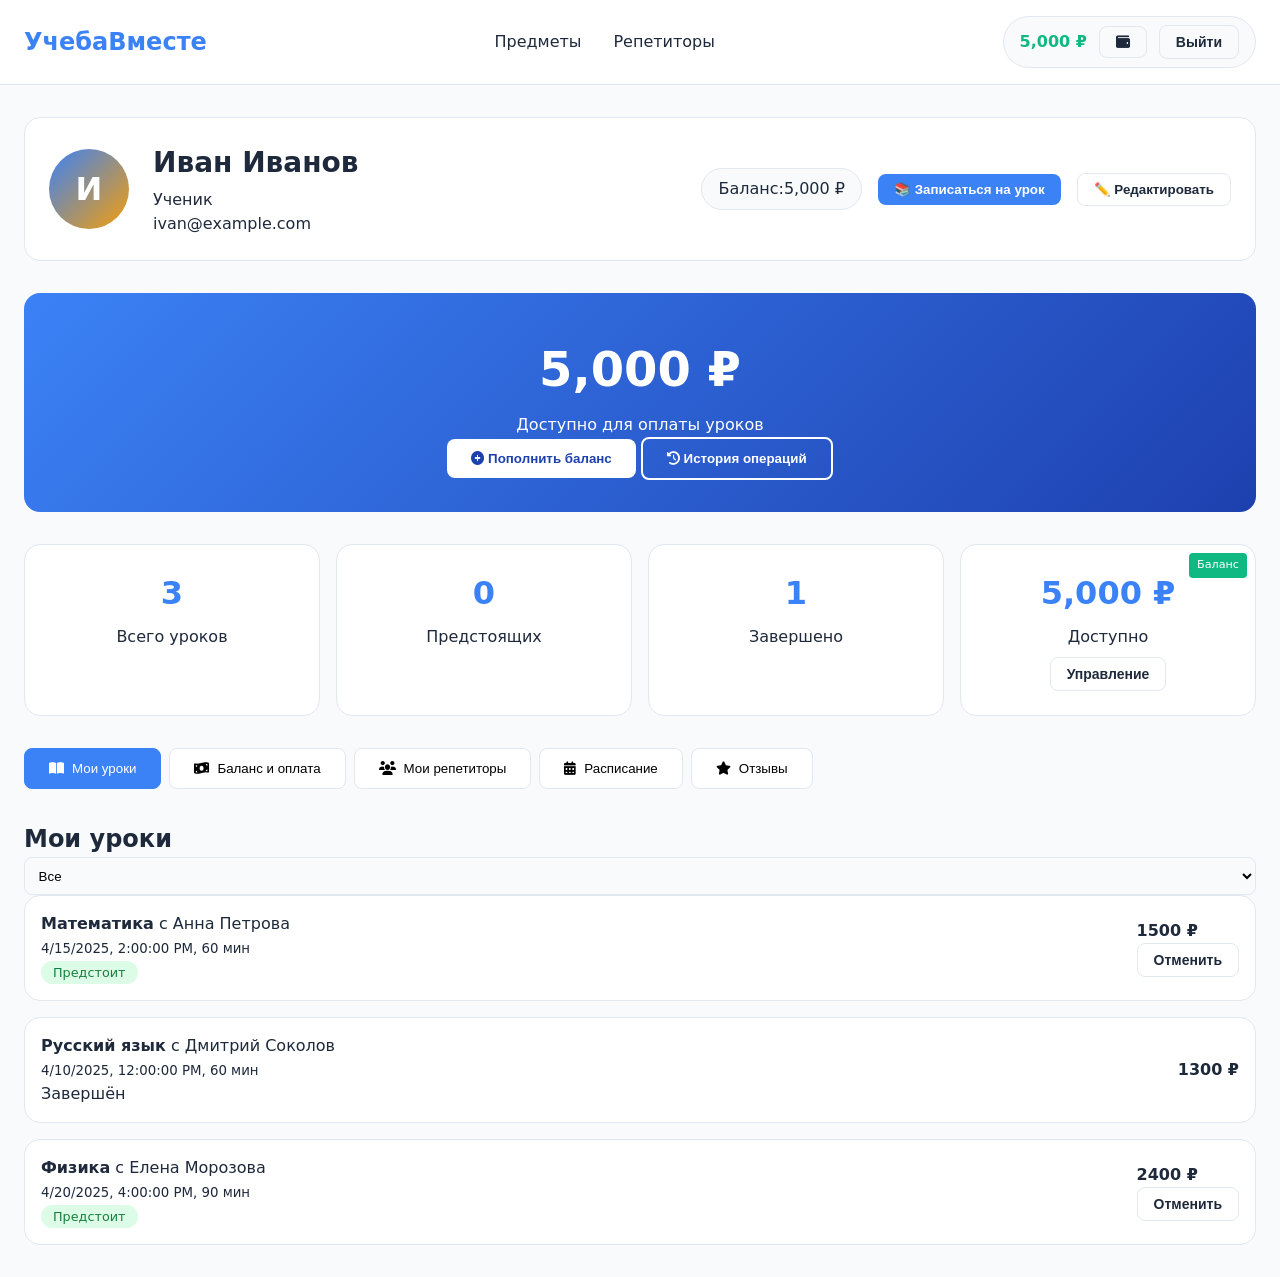
<file: profile.html>
<!DOCTYPE html>
<html lang="ru">
<head>
    <meta charset="UTF-8">
    <meta name="viewport" content="width=device-width, initial-scale=1.0">
    <title>Личный кабинет ученика - УчебаВместе</title>
    <link rel="stylesheet" href="https://cdnjs.cloudflare.com/ajax/libs/font-awesome/6.4.0/css/all.min.css">
    <style>
        /* ----- СВЕТЛАЯ ТЕМА (без темной версии) ----- */
        :root {
            --bg: #f8fafc;
            --card: #ffffff;
            --border: #e2e8f0;
            --fg: #1e293b;
            --muted-fg: #64748b;
            --primary: #3b82f6;
            --primary-dark: #2563eb;
            --secondary: #f59e0b;
            --shadow: rgba(0, 0, 0, 0.05);
            --danger: #ef4444;
            --success: #10b981;
        }

        * {
            margin: 0;
            padding: 0;
            box-sizing: border-box;
        }

        body {
            font-family: system-ui, -apple-system, 'Segoe UI', Roboto, sans-serif;
            background: var(--bg);
            color: var(--fg);
            line-height: 1.5;
        }

        .container {
            max-width: 1280px;
            margin: 0 auto;
            padding: 0 1.5rem;
        }

        /* Header */
        header {
            background: var(--card);
            border-bottom: 1px solid var(--border);
            position: sticky;
            top: 0;
            z-index: 10;
            backdrop-filter: blur(4px);
        }

        .header-content {
            display: flex;
            justify-content: space-between;
            align-items: center;
            padding: 1rem 0;
        }

        .logo-link {
            font-size: 1.5rem;
            font-weight: 700;
            color: var(--primary);
            text-decoration: none;
        }

        nav {
            display: flex;
            gap: 2rem;
        }

        nav a {
            text-decoration: none;
            color: var(--fg);
            font-weight: 500;
            transition: color 0.2s;
        }

        nav a:hover {
            color: var(--primary);
        }

        .header-actions {
            display: flex;
            align-items: center;
            gap: 1rem;
        }

        .user-balance-header {
            display: flex;
            align-items: center;
            gap: 0.75rem;
            background: var(--bg);
            padding: 0.5rem 1rem;
            border-radius: 2rem;
            border: 1px solid var(--border);
        }

        .balance-amount {
            font-weight: 700;
            color: var(--success);
        }

        .btn-sm {
            padding: 0.4rem 0.8rem;
            font-size: 0.875rem;
        }

        .btn {
            border: none;
            border-radius: 0.5rem;
            padding: 0.5rem 1rem;
            font-weight: 600;
            cursor: pointer;
            transition: all 0.2s;
            display: inline-flex;
            align-items: center;
            gap: 0.5rem;
        }

        .btn-primary {
            background: var(--primary);
            color: white;
        }

        .btn-primary:hover {
            background: var(--primary-dark);
            transform: translateY(-1px);
        }

        .btn-outline {
            background: transparent;
            border: 1px solid var(--border);
            color: var(--fg);
        }

        .btn-outline:hover {
            background: var(--bg);
        }

        .btn-danger {
            background: var(--danger);
            color: white;
        }

        /* Profile section */
        .profile-section {
            padding: 2rem 0;
        }

        .profile-header {
            display: flex;
            justify-content: space-between;
            align-items: center;
            flex-wrap: wrap;
            gap: 1.5rem;
            background: var(--card);
            padding: 1.5rem;
            border-radius: 1rem;
            border: 1px solid var(--border);
            margin-bottom: 2rem;
        }

        .profile-info {
            display: flex;
            gap: 1.5rem;
            align-items: center;
        }

        .profile-avatar {
            width: 80px;
            height: 80px;
            background: linear-gradient(135deg, var(--primary), var(--secondary));
            border-radius: 50%;
            display: flex;
            align-items: center;
            justify-content: center;
            color: white;
            font-size: 2rem;
            font-weight: bold;
        }

        .profile-details h1 {
            font-size: 1.75rem;
            margin-bottom: 0.25rem;
        }

        .profile-actions {
            display: flex;
            gap: 1rem;
            align-items: center;
            flex-wrap: wrap;
        }

        .balance-display {
            background: var(--bg);
            padding: 0.5rem 1rem;
            border-radius: 2rem;
            border: 1px solid var(--border);
        }

        /* Stats grid */
        .profile-stats {
            display: grid;
            grid-template-columns: repeat(auto-fit, minmax(150px, 1fr));
            gap: 1rem;
            margin: 2rem 0;
        }

        .stat-card {
            background: var(--card);
            border: 1px solid var(--border);
            border-radius: 1rem;
            padding: 1.5rem;
            text-align: center;
            transition: transform 0.2s;
            position: relative;
        }

        .stat-card:hover {
            transform: translateY(-3px);
            box-shadow: 0 5px 15px var(--shadow);
        }

        .stat-card h3 {
            font-size: 2rem;
            color: var(--primary);
            margin-bottom: 0.5rem;
        }

        .balance-badge {
            position: absolute;
            top: 0.5rem;
            right: 0.5rem;
            background: var(--success);
            color: white;
            padding: 0.25rem 0.5rem;
            border-radius: 0.25rem;
            font-size: 0.7rem;
        }

        /* Tabs */
        .tabs {
            display: flex;
            gap: 0.5rem;
            margin: 2rem 0;
            flex-wrap: wrap;
        }

        .tab {
            padding: 0.75rem 1.5rem;
            background: var(--card);
            border: 1px solid var(--border);
            border-radius: 0.5rem;
            cursor: pointer;
            display: flex;
            align-items: center;
            gap: 0.5rem;
            font-weight: 500;
        }

        .tab.active {
            background: var(--primary);
            color: white;
            border-color: var(--primary);
        }

        .tab-content {
            display: none;
            animation: fade 0.2s ease;
        }

        .tab-content.active {
            display: block;
        }

        @keyframes fade {
            from { opacity: 0; }
            to { opacity: 1; }
        }

        /* Balance card */
        .balance-card {
            background: linear-gradient(135deg, var(--primary) 0%, #1e40af 100%);
            color: white;
            padding: 2rem;
            border-radius: 1rem;
            text-align: center;
            margin-bottom: 2rem;
        }

        .balance-card h2 {
            font-size: 3rem;
            margin: 0.5rem 0;
        }

        .btn-balance {
            background: white;
            color: #1e40af;
            border: none;
            padding: 0.75rem 1.5rem;
            border-radius: 0.5rem;
            font-weight: 600;
            cursor: pointer;
        }

        .btn-balance-outline {
            background: transparent;
            border: 2px solid white;
            color: white;
            padding: 0.75rem 1.5rem;
            border-radius: 0.5rem;
            font-weight: 600;
            cursor: pointer;
        }

        /* Tables & modals */
        .operations-table {
            width: 100%;
            border-collapse: collapse;
            background: var(--card);
            border-radius: 0.5rem;
            overflow: hidden;
        }

        .operations-table th, .operations-table td {
            padding: 1rem;
            text-align: left;
            border-bottom: 1px solid var(--border);
        }

        .operation-positive { color: var(--success); font-weight: 600; }
        .operation-negative { color: var(--danger); font-weight: 600; }
        .operation-type {
            display: inline-block;
            padding: 0.25rem 0.75rem;
            border-radius: 1rem;
            font-size: 0.8rem;
        }
        .operation-add { background: #dcfce7; color: #15803d; }
        .operation-subtract { background: #fee2e2; color: #b91c1c; }
        .operation-bonus { background: #fef3c7; color: #92400e; }

        .modal {
            display: none;
            position: fixed;
            top: 0; left: 0;
            width: 100%; height: 100%;
            background: rgba(0,0,0,0.5);
            align-items: center;
            justify-content: center;
            z-index: 1000;
        }
        .modal-content {
            background: var(--card);
            border-radius: 1rem;
            max-width: 600px;
            width: 90%;
            max-height: 85vh;
            overflow-y: auto;
        }
        .modal-header {
            display: flex;
            justify-content: space-between;
            padding: 1rem 1.5rem;
            border-bottom: 1px solid var(--border);
        }
        .modal-body { padding: 1.5rem; }
        .modal-footer { padding: 1rem 1.5rem; border-top: 1px solid var(--border); display: flex; justify-content: flex-end; gap: 1rem; }
        .modal-close { background: none; border: none; font-size: 1.8rem; cursor: pointer; }

        .form-group { margin-bottom: 1rem; }
        .form-group label { display: block; margin-bottom: 0.5rem; font-weight: 500; }
        .form-control, .custom-amount, select, textarea, input[type="text"], input[type="email"], input[type="tel"] {
            width: 100%;
            padding: 0.6rem;
            border: 1px solid var(--border);
            border-radius: 0.5rem;
            background: var(--bg);
        }
        .amount-buttons {
            display: grid;
            grid-template-columns: repeat(3,1fr);
            gap: 0.5rem;
            margin-bottom: 1rem;
        }
        .amount-btn {
            background: var(--card);
            border: 1px solid var(--border);
            padding: 0.6rem;
            border-radius: 0.5rem;
            cursor: pointer;
        }
        .amount-btn.selected {
            background: var(--primary);
            color: white;
            border-color: var(--primary);
        }
        .lessons-grid, .tutors-grid, .reviews-grid {
            display: flex;
            flex-direction: column;
            gap: 1rem;
        }
        .lesson-card, .tutor-card, .review-card {
            background: var(--card);
            border: 1px solid var(--border);
            border-radius: 1rem;
            padding: 1rem;
            display: flex;
            justify-content: space-between;
            align-items: center;
            flex-wrap: wrap;
        }
        .status-scheduled { background: #dcfce7; color: #15803d; padding: 0.25rem 0.75rem; border-radius: 1rem; font-size: 0.8rem; }
        .rating-stars { color: #fbbf24; }
        .schedule-calendar {
            background: var(--card);
            border-radius: 1rem;
            padding: 1rem;
        }
        .week-days {
            display: grid;
            grid-template-columns: repeat(7,1fr);
            gap: 0.5rem;
            text-align: center;
        }
        .day-card {
            border: 1px solid var(--border);
            border-radius: 0.5rem;
            padding: 0.5rem;
            min-height: 120px;
        }
        .lesson-item { font-size: 0.8rem; background: var(--bg); margin-top: 0.25rem; border-radius: 0.25rem; padding: 0.2rem; }
    </style>
</head>
<body>
<header>
    <div class="container">
        <div class="header-content">
            <div class="logo"><a href="#" class="logo-link">УчебаВместе</a></div>
            <nav><a href="#subjects" id="navSubjects">Предметы</a><a href="teacher.html" id="navTeachers">Репетиторы</a></nav>
            <div class="header-actions" id="headerActions">
                <div id="userAuthSection"></div>
            </div>
        </div>
    </div>
</header>

<section class="profile-section">
    <div class="container">
        <!-- Profile Header -->
        <div class="profile-header">
            <div class="profile-info">
                <div class="profile-avatar" id="profileAvatar">ИИ</div>
                <div class="profile-details">
                    <h1 id="profileName">Иван Иванов</h1>
                    <p id="profileRole">Ученик</p>
                    <p id="profileEmail">student@example.com</p>
                </div>
            </div>
            <div class="profile-actions">
                <div class="balance-display"><span class="balance-label">Баланс:</span><span class="balance-value" id="headerBalance">5,000 ₽</span></div>
                <button class="btn btn-primary" onclick="bookNewLesson()">📚 Записаться на урок</button>
                <button class="btn btn-outline" onclick="editProfile()">✏️ Редактировать</button>
            </div>
        </div>

        <!-- Balance Card -->
        <div class="balance-card">
            <h2 id="studentBalance">5,000 ₽</h2>
            <p>Доступно для оплаты уроков</p>
            <div class="balance-actions">
                <button class="btn-balance" onclick="showAddMoneyModal()"><i class="fas fa-plus-circle"></i> Пополнить баланс</button>
                <button class="btn-balance-outline" onclick="showUserOperations()"><i class="fas fa-history"></i> История операций</button>
            </div>
        </div>

        <!-- Stats -->
        <div class="profile-stats">
            <div class="stat-card"><h3 id="totalLessonsCount">0</h3><p>Всего уроков</p></div>
            <div class="stat-card"><h3 id="upcomingLessonsCount">0</h3><p>Предстоящих</p></div>
            <div class="stat-card"><h3 id="completedLessonsCount">0</h3><p>Завершено</p></div>
            <div class="stat-card"><div class="balance-badge">Баланс</div><h3 id="totalBalance">5,000 ₽</h3><p>Доступно</p><button class="btn btn-outline btn-sm" onclick="manageUserBalance()" style="margin-top:8px;">Управление</button></div>
        </div>

        <!-- Tabs -->
        <div class="tabs">
            <button class="tab active" onclick="switchTab('lessons')"><i class="fas fa-book-open"></i> Мои уроки</button>
            <button class="tab" onclick="switchTab('balance')"><i class="fas fa-money-bill-wave"></i> Баланс и оплата</button>
            <button class="tab" onclick="switchTab('tutors')"><i class="fas fa-users"></i> Мои репетиторы</button>
            <button class="tab" onclick="switchTab('schedule')"><i class="fas fa-calendar-alt"></i> Расписание</button>
            <button class="tab" onclick="switchTab('reviews')"><i class="fas fa-star"></i> Отзывы</button>
        </div>

        <!-- TAB: Уроки -->
        <div class="tab-content active" id="lessonsTab"><div class="tab-header"><h2>Мои уроки</h2><select id="lessonFilter" onchange="filterLessons()"><option value="all">Все</option><option value="scheduled">Предстоящие</option><option value="completed">Завершённые</option><option value="cancelled">Отменённые</option></select></div><div id="lessonsList" class="lessons-grid"></div></div>

        <!-- TAB: Баланс -->
        <div class="tab-content" id="balanceTab"><div class="tab-header"><h2>Баланс и оплата</h2><button class="btn btn-primary" onclick="showAddMoneyModal()"><i class="fas fa-plus"></i> Пополнить</button></div><h3>История операций</h3><table class="operations-table"><thead><tr><th>Дата</th><th>Описание</th><th>Тип</th><th>Сумма</th><th>Остаток</th></tr></thead><tbody id="operationsTableBody"></tbody></table></div>

        <!-- TAB: Репетиторы -->
        <div class="tab-content" id="tutorsTab"><div class="tab-header"><h2>Мои репетиторы</h2><button class="btn btn-primary" onclick="findNewTutor()">Найти нового</button></div><div id="tutorsList" class="tutors-grid"></div></div>

        <!-- TAB: Расписание -->
        <div class="tab-content" id="scheduleTab"><div class="tab-header"><h2>Расписание</h2><div><button class="btn-outline btn-sm" onclick="prevWeek()">← Пред.</button><span id="currentWeekLabel" style="margin:0 1rem;"></span><button class="btn-outline btn-sm" onclick="nextWeek()">След. →</button></div></div><div id="scheduleCalendar" class="schedule-calendar"></div></div>

        <!-- TAB: Отзывы -->
        <div class="tab-content" id="reviewsTab"><div class="tab-header"><h2>Мои отзывы</h2><button class="btn btn-primary" onclick="writeNewReview()">Написать отзыв</button></div><div id="reviewsList" class="reviews-grid"></div></div>
    </div>
</section>

<!-- Модалки -->
<div id="addMoneyModal" class="modal"><div class="modal-content"><div class="modal-header"><h2>Пополнение баланса</h2><button class="modal-close" onclick="closeModal('addMoneyModal')">×</button></div><div class="modal-body"><p>Текущий баланс: <strong id="currentBalanceDisplay">0 ₽</strong></p><div class="amount-buttons"><button class="amount-btn" onclick="selectAmount(500)">500 ₽</button><button class="amount-btn" onclick="selectAmount(1000)">1,000 ₽</button><button class="amount-btn" onclick="selectAmount(2000)">2,000 ₽</button><button class="amount-btn" onclick="selectAmount(3000)">3,000 ₽</button><button class="amount-btn selected" onclick="selectAmount(5000)">5,000 ₽</button><button class="amount-btn" onclick="selectAmount(10000)">10,000 ₽</button></div><input type="number" id="customAmount" class="custom-amount" placeholder="Другая сумма" oninput="selectCustomAmount()"><div style="margin-top:1rem;"><strong>Сумма:</strong> <span id="totalAmount">5,000 ₽</span><br><strong>Новый баланс:</strong> <span id="newBalanceDisplay">10,000 ₽</span></div><p class="note">⚠️ Демо-режим</p></div><div class="modal-footer"><button class="btn btn-outline" onclick="closeModal('addMoneyModal')">Отмена</button><button class="btn btn-primary" onclick="processDemoPayment()">Пополнить</button></div></div></div>

<div id="balanceModal" class="modal"><div class="modal-content"><div class="modal-header"><h2>Управление балансом</h2><button class="modal-close" onclick="closeModal('balanceModal')">×</button></div><div class="modal-body"><p><strong>Пользователь:</strong> <span id="balanceUserName"></span></p><p><strong>Текущий баланс:</strong> <span id="currentUserBalance"></span></p><select id="operationType" class="form-control"><option value="add">Пополнение</option><option value="subtract">Списание</option><option value="bonus">Бонус</option></select><input type="number" id="amountOp" class="form-control" placeholder="Сумма" value="1000"><textarea id="commentOp" class="form-control" placeholder="Комментарий"></textarea></div><div class="modal-footer"><button class="btn btn-outline" onclick="closeModal('balanceModal')">Отмена</button><button class="btn btn-primary" onclick="processBalanceOperation()">Выполнить</button></div></div></div>

<div id="operationsModal" class="modal"><div class="modal-content"><div class="modal-header"><h2>История операций</h2><button class="modal-close" onclick="closeModal('operationsModal')">×</button></div><div class="modal-body" id="operationsModalContent"></div><div class="modal-footer"><button class="btn btn-outline" onclick="closeModal('operationsModal')">Закрыть</button></div></div></div>

<div id="editProfileModal" class="modal"><div class="modal-content"><div class="modal-header"><h2>Редактирование профиля</h2><button class="modal-close" onclick="closeModal('editProfileModal')">×</button></div><div class="modal-body"><input type="text" id="editFirstName" placeholder="Имя"><input type="text" id="editLastName" placeholder="Фамилия"><input type="email" id="editEmail" placeholder="Email"><input type="tel" id="editPhone" placeholder="Телефон"><input type="text" id="editGrade" placeholder="Класс/курс"></div><div class="modal-footer"><button class="btn btn-outline" onclick="closeModal('editProfileModal')">Отмена</button><button class="btn btn-primary" onclick="saveProfileChanges()">Сохранить</button></div></div></div>

<div id="bookLessonModal" class="modal"><div class="modal-content"><div class="modal-header"><h2>Запись на урок</h2><button class="modal-close" onclick="closeModal('bookLessonModal')">×</button></div><div class="modal-body"><select id="lessonSubject"><option value="Математика">Математика</option><option value="Русский язык">Русский язык</option><option value="Физика">Физика</option></select><select id="lessonTutorId"></select><input type="datetime-local" id="lessonDateTime"><input type="number" id="lessonDuration" value="60" placeholder="Длительность (мин)"><p>Стоимость: <span id="lessonPrice">0</span> ₽</p></div><div class="modal-footer"><button class="btn btn-outline" onclick="closeModal('bookLessonModal')">Отмена</button><button class="btn btn-primary" onclick="confirmBooking()">Записаться</button></div></div></div>

<div id="reviewModal" class="modal"><div class="modal-content"><div class="modal-header"><h2>Оставить отзыв</h2><button class="modal-close" onclick="closeModal('reviewModal')">×</button></div><div class="modal-body"><select id="reviewLessonSelect"></select><div class="rating-stars" id="starRating"><span data-val="1">★</span><span data-val="2">★</span><span data-val="3">★</span><span data-val="4">★</span><span data-val="5">★</span></div><textarea id="reviewTextArea" placeholder="Ваш отзыв"></textarea></div><div class="modal-footer"><button class="btn btn-outline" onclick="closeModal('reviewModal')">Отмена</button><button class="btn btn-primary" onclick="submitReview()">Отправить</button></div></div></div>

<script>
    // ---------------------- ДЕМО ДАННЫЕ И ГЛОБАЛЬНЫЕ ОБЪЕКТЫ ----------------------
    let currentUser = null;
    let lessons = [];
    let tutors = [];
    let reviews = [];
    let weekOffset = 0;
    let selectedAmount = 5000;

    // Balance Manager
    const balanceManager = {
        usersBalance: new Map(),
        operations: [],
        initDemoData() {
            if(!localStorage.getItem('balanceData')) {
                this.usersBalance.set(3, 5000);
                this.operations = [
                    { userId:3, date:new Date(2024,11,15), type:'add', amount:5000, newBalance:5000, comment:'Пополнение через карту' },
                    { userId:3, date:new Date(2024,11,10), type:'subtract', amount:-1500, newBalance:3500, comment:'Оплата урока математики' },
                    { userId:3, date:new Date(2024,11,5), type:'bonus', amount:500, newBalance:5000, comment:'Приветственный бонус' }
                ];
                this.saveToLocal();
            } else {
                this.loadFromLocal();
            }
        },
        saveToLocal() {
            localStorage.setItem('balanceData', JSON.stringify({ balances: Object.fromEntries(this.usersBalance), ops: this.operations }));
        },
        loadFromLocal() {
            const data = JSON.parse(localStorage.getItem('balanceData'));
            if(data) {
                this.usersBalance = new Map(Object.entries(data.balances).map(([k,v])=>[parseInt(k),v]));
                this.operations = data.ops;
            }
        },
        getUserBalance(userId) { return this.usersBalance.get(userId) || 0; },
        updateUserBalance(userId, amount, type, comment) {
            let current = this.getUserBalance(userId);
            let newBal = current;
            let opAmount = amount;
            if(type === 'add' || type === 'bonus') { newBal += amount; opAmount = amount; }
            else if(type === 'subtract') { newBal -= amount; opAmount = -amount; }
            if(newBal < 0) return { success: false };
            this.usersBalance.set(userId, newBal);
            const operation = { userId, date: new Date(), type, amount: opAmount, newBalance: newBal, comment };
            this.operations.unshift(operation);
            this.saveToLocal();
            return { success: true, newBalance: newBal };
        },
        getUserOperations(userId) { return this.operations.filter(op => op.userId === userId); },
        getOperationTypeText(type) {
            if(type==='add') return 'Пополнение';
            if(type==='subtract') return 'Списание';
            if(type==='bonus') return 'Бонус';
            return type;
        }
    };

    // Демо данные уроков и репетиторов
    function initDemoData() {
        tutors = [
            { id:1, name:'Анна Петрова', subject:'Математика', pricePerHour:1500, rating:4.8 },
            { id:2, name:'Дмитрий Соколов', subject:'Русский язык', pricePerHour:1300, rating:4.9 },
            { id:3, name:'Елена Морозова', subject:'Физика', pricePerHour:1600, rating:4.7 }
        ];
        lessons = [
            { id:101, userId:3, tutorId:1, subject:'Математика', date: new Date(2025,3,15,14,0), duration:60, status:'scheduled', price:1500, reviewGiven:false },
            { id:102, userId:3, tutorId:2, subject:'Русский язык', date: new Date(2025,3,10,12,0), duration:60, status:'completed', price:1300, reviewGiven:true },
            { id:103, userId:3, tutorId:3, subject:'Физика', date: new Date(2025,3,20,16,0), duration:90, status:'scheduled', price:2400, reviewGiven:false }
        ];
        reviews = [
            { id:1, userId:3, lessonId:102, tutorId:2, rating:5, text:'Отличный репетитор, всё понятно!', date: new Date(2025,3,12) }
        ];
    }

    function updateStatsAndUI() {
        const userLessons = lessons.filter(l => l.userId === currentUser?.id);
        const total = userLessons.length;
        const upcoming = userLessons.filter(l => l.status === 'scheduled' && new Date(l.date) > new Date()).length;
        const completed = userLessons.filter(l => l.status === 'completed').length;
        document.getElementById('totalLessonsCount').innerText = total;
        document.getElementById('upcomingLessonsCount').innerText = upcoming;
        document.getElementById('completedLessonsCount').innerText = completed;
        const balance = balanceManager.getUserBalance(currentUser.id);
        document.querySelectorAll('#studentBalance, #totalBalance, #headerBalance, .balance-value').forEach(el => el && (el.innerText = balance.toLocaleString() + ' ₽'));
        renderLessons();
        renderTutors();
        renderReviews();
        renderSchedule();
        updateOperationsTable();
    }

    function renderLessons() {
        const filter = document.getElementById('lessonFilter')?.value || 'all';
        let filtered = lessons.filter(l => l.userId === currentUser.id);
        if(filter !== 'all') filtered = filtered.filter(l => l.status === filter);
        const container = document.getElementById('lessonsList');
        if(!container) return;
        if(filtered.length === 0) { container.innerHTML = '<div class="empty-state">Нет уроков</div>'; return; }
        container.innerHTML = filtered.map(l => {
            const tutor = tutors.find(t => t.id === l.tutorId);
            const dateStr = new Date(l.date).toLocaleString();
            let statusClass = '';
            if(l.status === 'scheduled') statusClass = 'status-scheduled';
            else if(l.status === 'completed') statusClass = 'status-completed';
            else statusClass = 'status-cancelled';
            return `<div class="lesson-card"><div><strong>${l.subject}</strong> с ${tutor?.name}<br><small>${dateStr}, ${l.duration} мин</small><br><span class="${statusClass}">${l.status==='scheduled'?'Предстоит':l.status==='completed'?'Завершён':'Отменён'}</span></div><div><b>${l.price} ₽</b><br>${l.status === 'scheduled' ? `<button class="btn btn-outline btn-sm" onclick="cancelLesson(${l.id})">Отменить</button>` : (l.status === 'completed' && !l.reviewGiven ? `<button class="btn btn-primary btn-sm" onclick="openReviewForLesson(${l.id})">Отзыв</button>` : '')}</div></div>`;
        }).join('');
    }

    function renderTutors() {
        const myTutorIds = [...new Set(lessons.filter(l => l.userId === currentUser.id).map(l => l.tutorId))];
        const myTutors = tutors.filter(t => myTutorIds.includes(t.id));
        const container = document.getElementById('tutorsList');
        if(!container) return;
        if(myTutors.length === 0) { container.innerHTML = '<div class="empty-state">Нет репетиторов</div>'; return; }
        container.innerHTML = myTutors.map(t => `<div class="tutor-card"><div><strong>${t.name}</strong><br>${t.subject}<br>⭐ ${t.rating}</div><div><button class="btn btn-primary btn-sm" onclick="bookWithTutor(${t.id})">Записаться</button></div></div>`).join('');
    }

    function renderReviews() {
        const myReviews = reviews.filter(r => r.userId === currentUser.id);
        const container = document.getElementById('reviewsList');
        if(!container) return;
        if(myReviews.length === 0) { container.innerHTML = '<div class="empty-state">Вы ещё не оставляли отзывы</div>'; return; }
        container.innerHTML = myReviews.map(r => `<div class="review-card"><div><strong>Репетитор:</strong> ${tutors.find(t=>t.id===r.tutorId)?.name}<br>⭐ ${r.rating}/5<br>${new Date(r.date).toLocaleDateString()}<p>${r.text}</p></div></div>`).join('');
    }

    function renderSchedule() {
        const startOfWeek = new Date();
        startOfWeek.setDate(startOfWeek.getDate() - startOfWeek.getDay() + 1 + weekOffset*7);
        const days = ['Пн','Вт','Ср','Чт','Пт','Сб','Вс'];
        let html = `<div class="week-days">`;
        for(let i=0;i<7;i++) {
            const dayDate = new Date(startOfWeek);
            dayDate.setDate(startOfWeek.getDate()+i);
            const dayStr = dayDate.toLocaleDateString();
            const dayLessons = lessons.filter(l => l.userId === currentUser.id && new Date(l.date).toDateString() === dayDate.toDateString());
            html += `<div class="day-card"><strong>${days[i]}</strong><br><small>${dayStr}</small>${dayLessons.map(l => `<div class="lesson-item">${l.subject} ${l.duration}мин</div>`).join('')}</div>`;
        }
        html += `</div>`;
        document.getElementById('scheduleCalendar').innerHTML = html;
        document.getElementById('currentWeekLabel').innerText = `${startOfWeek.toLocaleDateString()} — ${new Date(startOfWeek.getTime()+6*86400000).toLocaleDateString()}`;
    }

    function updateOperationsTable() {
        const ops = balanceManager.getUserOperations(currentUser.id);
        const tbody = document.getElementById('operationsTableBody');
        if(!tbody) return;
        tbody.innerHTML = ops.map(op => `<tr><td>${new Date(op.date).toLocaleDateString()}</td><td>${op.comment || ''}</td><td><span class="operation-type operation-${op.type}">${balanceManager.getOperationTypeText(op.type)}</span></td><td class="${op.amount>0?'operation-positive':'operation-negative'}">${op.amount>0?'+':''}${op.amount} ₽</td><td>${op.newBalance} ₽</td></tr>`).join('');
    }

    // ----- ФУНКЦИИ ВЗАИМОДЕЙСТВИЯ -----
    function switchTab(tab) {
        document.querySelectorAll('.tab-content').forEach(t => t.classList.remove('active'));
        document.querySelectorAll('.tab').forEach(b => b.classList.remove('active'));
        document.getElementById(tab+'Tab').classList.add('active');
        document.querySelector(`.tab[onclick="switchTab('${tab}')"]`).classList.add('active');
    }

    function showAddMoneyModal() {
        const balance = balanceManager.getUserBalance(currentUser.id);
        document.getElementById('currentBalanceDisplay').innerText = balance.toLocaleString() + ' ₽';
        document.getElementById('totalAmount').innerText = selectedAmount + ' ₽';
        document.getElementById('newBalanceDisplay').innerText = (balance+selectedAmount).toLocaleString() + ' ₽';
        openModal('addMoneyModal');
    }

    function selectAmount(amt) { selectedAmount = amt; document.querySelectorAll('.amount-btn').forEach(b=>b.classList.remove('selected')); event.target.classList.add('selected'); document.getElementById('totalAmount').innerText = amt+' ₽'; const bal = balanceManager.getUserBalance(currentUser.id); document.getElementById('newBalanceDisplay').innerText = (bal+amt).toLocaleString()+' ₽'; }
    function selectCustomAmount() { let val = parseInt(document.getElementById('customAmount').value); if(val>=100) { selectedAmount=val; document.getElementById('totalAmount').innerText=val+' ₽'; const bal=balanceManager.getUserBalance(currentUser.id); document.getElementById('newBalanceDisplay').innerText=(bal+val).toLocaleString()+' ₽'; } }
    function processDemoPayment() { const res = balanceManager.updateUserBalance(currentUser.id, selectedAmount, 'add', `Пополнение на ${selectedAmount}₽`); if(res.success) { alert(`Баланс пополнен! Новый баланс: ${res.newBalance} ₽`); closeModal('addMoneyModal'); updateStatsAndUI(); } else alert('Ошибка'); }

    function manageUserBalance() { document.getElementById('balanceUserName').innerText = currentUser.name; document.getElementById('currentUserBalance').innerText = balanceManager.getUserBalance(currentUser.id)+' ₽'; openModal('balanceModal'); }
    function processBalanceOperation() { let type = document.getElementById('operationType').value; let amount = parseInt(document.getElementById('amountOp').value); let comment = document.getElementById('commentOp').value; if(!amount || amount<=0) return alert('Введите сумму'); const res = balanceManager.updateUserBalance(currentUser.id, amount, type, comment); if(res.success) { alert(`Операция выполнена, баланс: ${res.newBalance} ₽`); closeModal('balanceModal'); updateStatsAndUI(); } else alert('Недостаточно средств'); }
    function showUserOperations() { const ops = balanceManager.getUserOperations(currentUser.id); const content = document.getElementById('operationsModalContent'); if(ops.length===0) content.innerHTML='<p>Нет операций</p>'; else content.innerHTML=`<table class="operations-table"><tr><th>Дата</th><th>Тип</th><th>Сумма</th><th>Комментарий</th></tr>${ops.map(op=>`<tr><td>${new Date(op.date).toLocaleDateString()}</td><td>${balanceManager.getOperationTypeText(op.type)}</td><td>${op.amount>0?'+':''}${op.amount} ₽</td><td>${op.comment||''}</td></tr>`).join('')}</table>`; openModal('operationsModal'); }

    function editProfile() { document.getElementById('editFirstName').value = currentUser.name.split(' ')[0]||''; document.getElementById('editLastName').value = currentUser.name.split(' ')[1]||''; document.getElementById('editEmail').value = currentUser.email; document.getElementById('editPhone').value = currentUser.phone||''; document.getElementById('editGrade').value = currentUser.grade||''; openModal('editProfileModal'); }
    function saveProfileChanges() { currentUser.name = `${document.getElementById('editFirstName').value} ${document.getElementById('editLastName').value}`; currentUser.email = document.getElementById('editEmail').value; currentUser.phone = document.getElementById('editPhone').value; currentUser.grade = document.getElementById('editGrade').value; localStorage.setItem('ucheba_current_user', JSON.stringify(currentUser)); document.getElementById('profileName').innerText = currentUser.name; document.getElementById('profileEmail').innerText = currentUser.email; document.getElementById('profileAvatar').innerText = currentUser.name.charAt(0); closeModal('editProfileModal'); alert('Профиль обновлён'); }

    function bookNewLesson() { renderTutorSelect(); openModal('bookLessonModal'); }
    function bookWithTutor(tutorId) { renderTutorSelect(tutorId); openModal('bookLessonModal'); }
    function renderTutorSelect(selectedId=null) { const sel = document.getElementById('lessonTutorId'); sel.innerHTML = tutors.map(t => `<option value="${t.id}" ${selectedId==t.id?'selected':''}>${t.name} (${t.subject}) — ${t.pricePerHour}₽/ч</option>`).join(''); updateLessonPrice(); }
    function updateLessonPrice() { const tutorId = parseInt(document.getElementById('lessonTutorId').value); const tutor = tutors.find(t=>t.id===tutorId); const duration = parseInt(document.getElementById('lessonDuration').value)||60; const price = tutor ? (tutor.pricePerHour * duration/60) : 0; document.getElementById('lessonPrice').innerText = price; }
    function confirmBooking() { const tutorId = parseInt(document.getElementById('lessonTutorId').value); const subject = document.getElementById('lessonSubject').value; const dateTime = new Date(document.getElementById('lessonDateTime').value); const duration = parseInt(document.getElementById('lessonDuration').value); if(!dateTime || dateTime <= new Date()) return alert('Выберите корректное время'); const tutor = tutors.find(t=>t.id===tutorId); const price = tutor.pricePerHour * duration/60; const balance = balanceManager.getUserBalance(currentUser.id); if(balance < price) return alert('Недостаточно средств на балансе'); const newLesson = { id: Date.now(), userId: currentUser.id, tutorId, subject, date: dateTime, duration, status:'scheduled', price, reviewGiven:false }; lessons.push(newLesson); balanceManager.updateUserBalance(currentUser.id, price, 'subtract', `Оплата урока ${subject}`); updateStatsAndUI(); closeModal('bookLessonModal'); alert('Урок успешно запланирован!'); }
    function cancelLesson(lessonId) { const lesson = lessons.find(l=>l.id===lessonId); if(lesson && confirm('Отменить урок?')) { lesson.status = 'cancelled'; balanceManager.updateUserBalance(currentUser.id, lesson.price, 'add', `Возврат за отмену урока ${lesson.subject}`); updateStatsAndUI(); } }
    function openReviewForLesson(lessonId) { const select = document.getElementById('reviewLessonSelect'); select.innerHTML = `<option value="${lessonId}">Урок ${lessons.find(l=>l.id===lessonId)?.subject}</option>`; openModal('reviewModal'); window.currentReviewLessonId = lessonId; }
    function submitReview() { const lessonId = window.currentReviewLessonId; const rating = parseInt(document.querySelector('#starRating span.active')?.getAttribute('data-val')||5); const text = document.getElementById('reviewTextArea').value; const lesson = lessons.find(l=>l.id===lessonId); if(lesson) { reviews.push({ id:Date.now(), userId:currentUser.id, lessonId, tutorId:lesson.tutorId, rating, text, date:new Date() }); lesson.reviewGiven = true; alert('Спасибо за отзыв!'); closeModal('reviewModal'); renderReviews(); } }
    function findNewTutor() { alert('Перейти на страницу поиска репетиторов'); }
    function prevWeek() { weekOffset--; renderSchedule(); }
    function nextWeek() { weekOffset++; renderSchedule(); }
    function writeNewReview() { const completedLessons = lessons.filter(l=>l.userId===currentUser.id && l.status==='completed' && !l.reviewGiven); if(completedLessons.length===0) { alert('Нет завершённых уроков для отзыва'); return; } const select = document.getElementById('reviewLessonSelect'); select.innerHTML = completedLessons.map(l=>`<option value="${l.id}">${l.subject} (${new Date(l.date).toLocaleDateString()})</option>`).join(''); openModal('reviewModal'); window.currentReviewLessonId = completedLessons[0].id; }

    function filterLessons() { renderLessons(); }
    function refreshLessons() { renderLessons(); }

    // modal helpers
    function openModal(id) { document.getElementById(id).style.display = 'flex'; }
    function closeModal(id) { document.getElementById(id).style.display = 'none'; }
    window.onclick = function(e) { if(e.target.classList.contains('modal')) e.target.style.display='none'; };

    // star rating init
    function initStarRating() { const stars = document.querySelectorAll('#starRating span'); stars.forEach(star => { star.addEventListener('click', function() { stars.forEach(s=>s.classList.remove('active')); this.classList.add('active'); }); star.setAttribute('data-val', star.getAttribute('data-val')||star.innerText); }); if(stars.length) stars[4].classList.add('active'); }

    // Авторизация / шапка
    function updateHeaderAuth() {
        const section = document.getElementById('userAuthSection');
        if(currentUser) {
            section.innerHTML = `<div class="user-balance-header"><span class="balance-amount" id="headerBalanceDynamic">${balanceManager.getUserBalance(currentUser.id).toLocaleString()} ₽</span><button class="btn btn-outline btn-sm" onclick="manageUserBalance()"><i class="fas fa-wallet"></i></button><button class="btn btn-outline btn-sm" onclick="logout()">Выйти</button></div>`;
        } else {
            section.innerHTML = `<button class="btn btn-primary" onclick="loginDemo()">Войти</button>`;
        }
    }

    function loginDemo() {
        const demoUser = { id:3, name:'Иван Иванов', email:'ivan@example.com', role:'student', phone:'+7 999 123-45-67', grade:'11 класс' };
        localStorage.setItem('ucheba_current_user', JSON.stringify(demoUser));
        currentUser = demoUser;
        updateHeaderAuth();
        updateStatsAndUI();
        document.getElementById('profileName').innerText = currentUser.name;
        document.getElementById('profileEmail').innerText = currentUser.email;
        document.getElementById('profileAvatar').innerText = currentUser.name.charAt(0);
    }

    function logout() { localStorage.removeItem('ucheba_current_user'); currentUser = null; updateHeaderAuth(); location.reload(); }

    // Загрузка страницы
    document.addEventListener('DOMContentLoaded', () => {
        balanceManager.initDemoData();
        initDemoData();
        const stored = localStorage.getItem('ucheba_current_user');
        if(stored) { currentUser = JSON.parse(stored); } else { loginDemo(); }
        if(currentUser) updateHeaderAuth();
        updateStatsAndUI();
        initStarRating();
        document.getElementById('lessonDuration')?.addEventListener('input', updateLessonPrice);
        document.getElementById('lessonTutorId')?.addEventListener('change', updateLessonPrice);
    });
</script>
</body>
</html>
</file>
